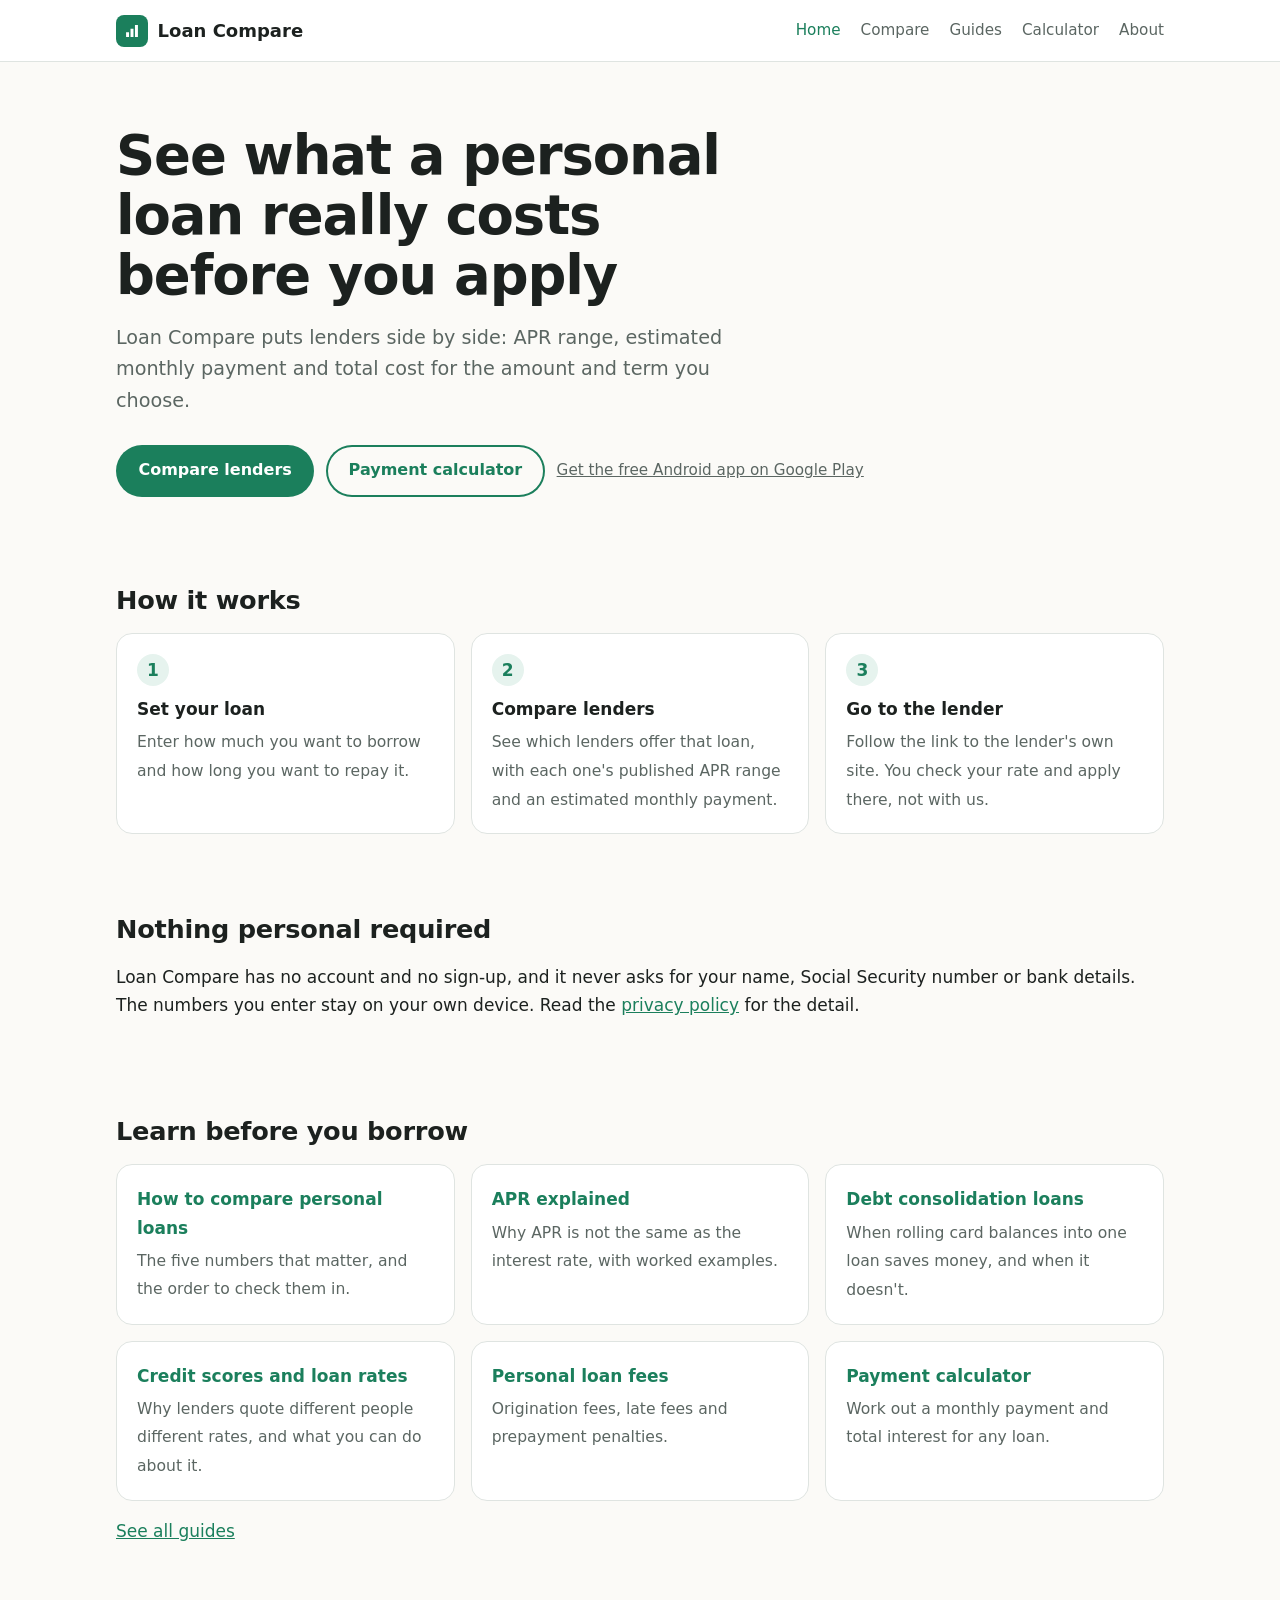
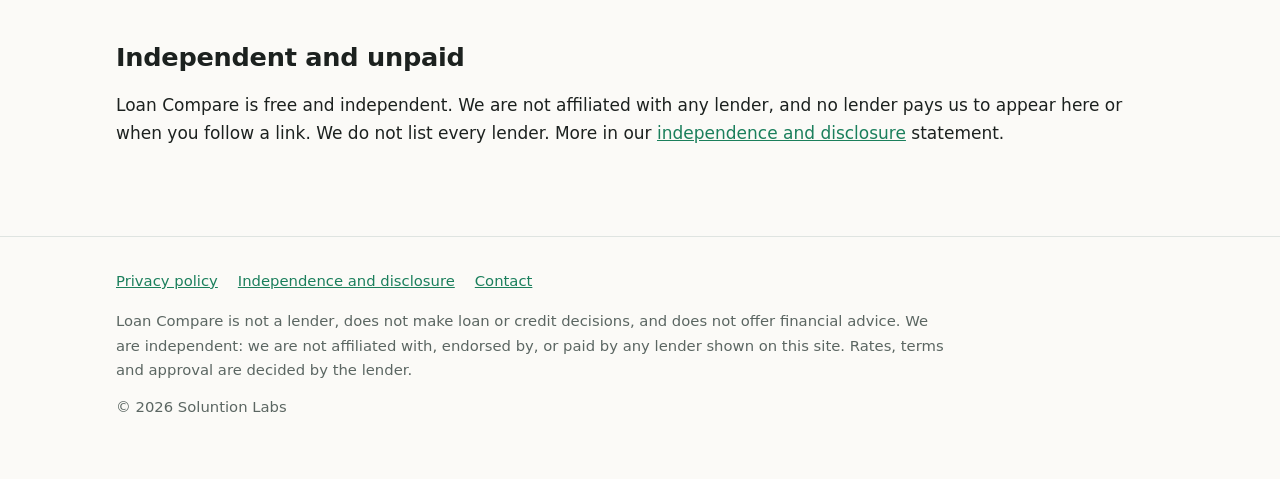
<file: index.html>
<!doctype html>
<html lang="en">
<head>
  <meta charset="utf-8">
  <meta name="viewport" content="width=device-width, initial-scale=1">
  <meta name="fo-verify" content="653ff7f9-3265-44f5-98fe-fa399e53a0d9" />
  <title>Loan Compare – compare personal loan offers side by side</title>
  <meta name="description" content="Loan Compare is a free Android app and guide for comparing personal loans: see APR ranges, estimate monthly payments and understand the total cost before you apply.">
  <link rel="stylesheet" href="styles.css">
  <link rel="icon" href="favicon.svg" type="image/svg+xml">
</head>
<body>
  <header class="site-header">
    <div class="wrap">
      <a class="logo" href="index.html">
        <svg viewBox="0 0 108 108" aria-hidden="true"><rect width="108" height="108" fill="#1b7f5c"/><path fill="#fff" d="M34 58h10v16H34zM49 46h10v28H49zM64 34h10v40H64z"/></svg>
        Loan Compare
      </a>
      <nav class="site-nav" aria-label="Main">
        <a href="index.html" aria-current="page">Home</a>
        <a href="compare.html">Compare</a>
        <a href="guides.html">Guides</a>
        <a href="calculator.html">Calculator</a>
        <a href="about.html">About</a>
      </nav>
    </div>
  </header>

  <main>
    <div class="wrap">
      <div class="hero">
        <h1>See what a personal loan really costs before you apply</h1>
        <p>Loan Compare puts lenders side by side: APR range, estimated monthly payment and total cost for the amount and term you choose.</p>
        <div class="button-row">
          <a class="button" href="compare.html">Compare lenders</a>
          <a class="button secondary" href="calculator.html">Payment calculator</a>
          <a class="soon" href="https://play.google.com/store/apps/details?id=com.soluntion.loancompare">Get the free Android app on Google Play</a>
        </div>
      </div>

      <section aria-labelledby="how">
        <h2 id="how">How it works</h2>
        <ol class="steps">
          <li><strong>Set your loan</strong><span>Enter how much you want to borrow and how long you want to repay it.</span></li>
          <li><strong>Compare lenders</strong><span>See which lenders offer that loan, with each one's published APR range and an estimated monthly payment.</span></li>
          <li><strong>Go to the lender</strong><span>Follow the link to the lender's own site. You check your rate and apply there, not with us.</span></li>
        </ol>
      </section>

      <section aria-labelledby="private">
        <h2 id="private">Nothing personal required</h2>
        <p>Loan Compare has no account and no sign-up, and it never asks for your name, Social Security number or bank details. The numbers you enter stay on your own device. Read the <a href="privacy.html">privacy policy</a> for the detail.</p>
      </section>

      <section aria-labelledby="learn">
        <h2 id="learn">Learn before you borrow</h2>
        <div class="cards">
          <a class="card" href="how-to-compare-personal-loans.html"><strong>How to compare personal loans</strong><span>The five numbers that matter, and the order to check them in.</span></a>
          <a class="card" href="apr-explained.html"><strong>APR explained</strong><span>Why APR is not the same as the interest rate, with worked examples.</span></a>
          <a class="card" href="debt-consolidation-loans.html"><strong>Debt consolidation loans</strong><span>When rolling card balances into one loan saves money, and when it doesn't.</span></a>
          <a class="card" href="credit-score-and-loan-rates.html"><strong>Credit scores and loan rates</strong><span>Why lenders quote different people different rates, and what you can do about it.</span></a>
          <a class="card" href="personal-loan-fees.html"><strong>Personal loan fees</strong><span>Origination fees, late fees and prepayment penalties.</span></a>
          <a class="card" href="calculator.html"><strong>Payment calculator</strong><span>Work out a monthly payment and total interest for any loan.</span></a>
        </div>
        <p style="margin-top:1rem"><a href="guides.html">See all guides</a></p>
      </section>

      <section aria-labelledby="money">
        <h2 id="money">Independent and unpaid</h2>
        <p>Loan Compare is free and independent. We are not affiliated with any lender, and no lender pays us to appear here or when you follow a link. We do not list every lender. More in our <a href="about.html#disclosure">independence and disclosure</a> statement.</p>
      </section>
    </div>
  </main>

  <footer class="site-footer">
    <div class="wrap">
      <nav aria-label="Footer">
        <a href="privacy.html">Privacy policy</a>
        <a href="about.html#disclosure">Independence and disclosure</a>
        <a href="about.html#contact">Contact</a>
      </nav>
      <p>Loan Compare is not a lender, does not make loan or credit decisions, and does not offer financial advice. We are independent: we are not affiliated with, endorsed by, or paid by any lender shown on this site. Rates, terms and approval are decided by the lender.</p>
      <p>&copy; 2026 Soluntion Labs</p>
    </div>
  </footer>
</body>
</html>
</file>
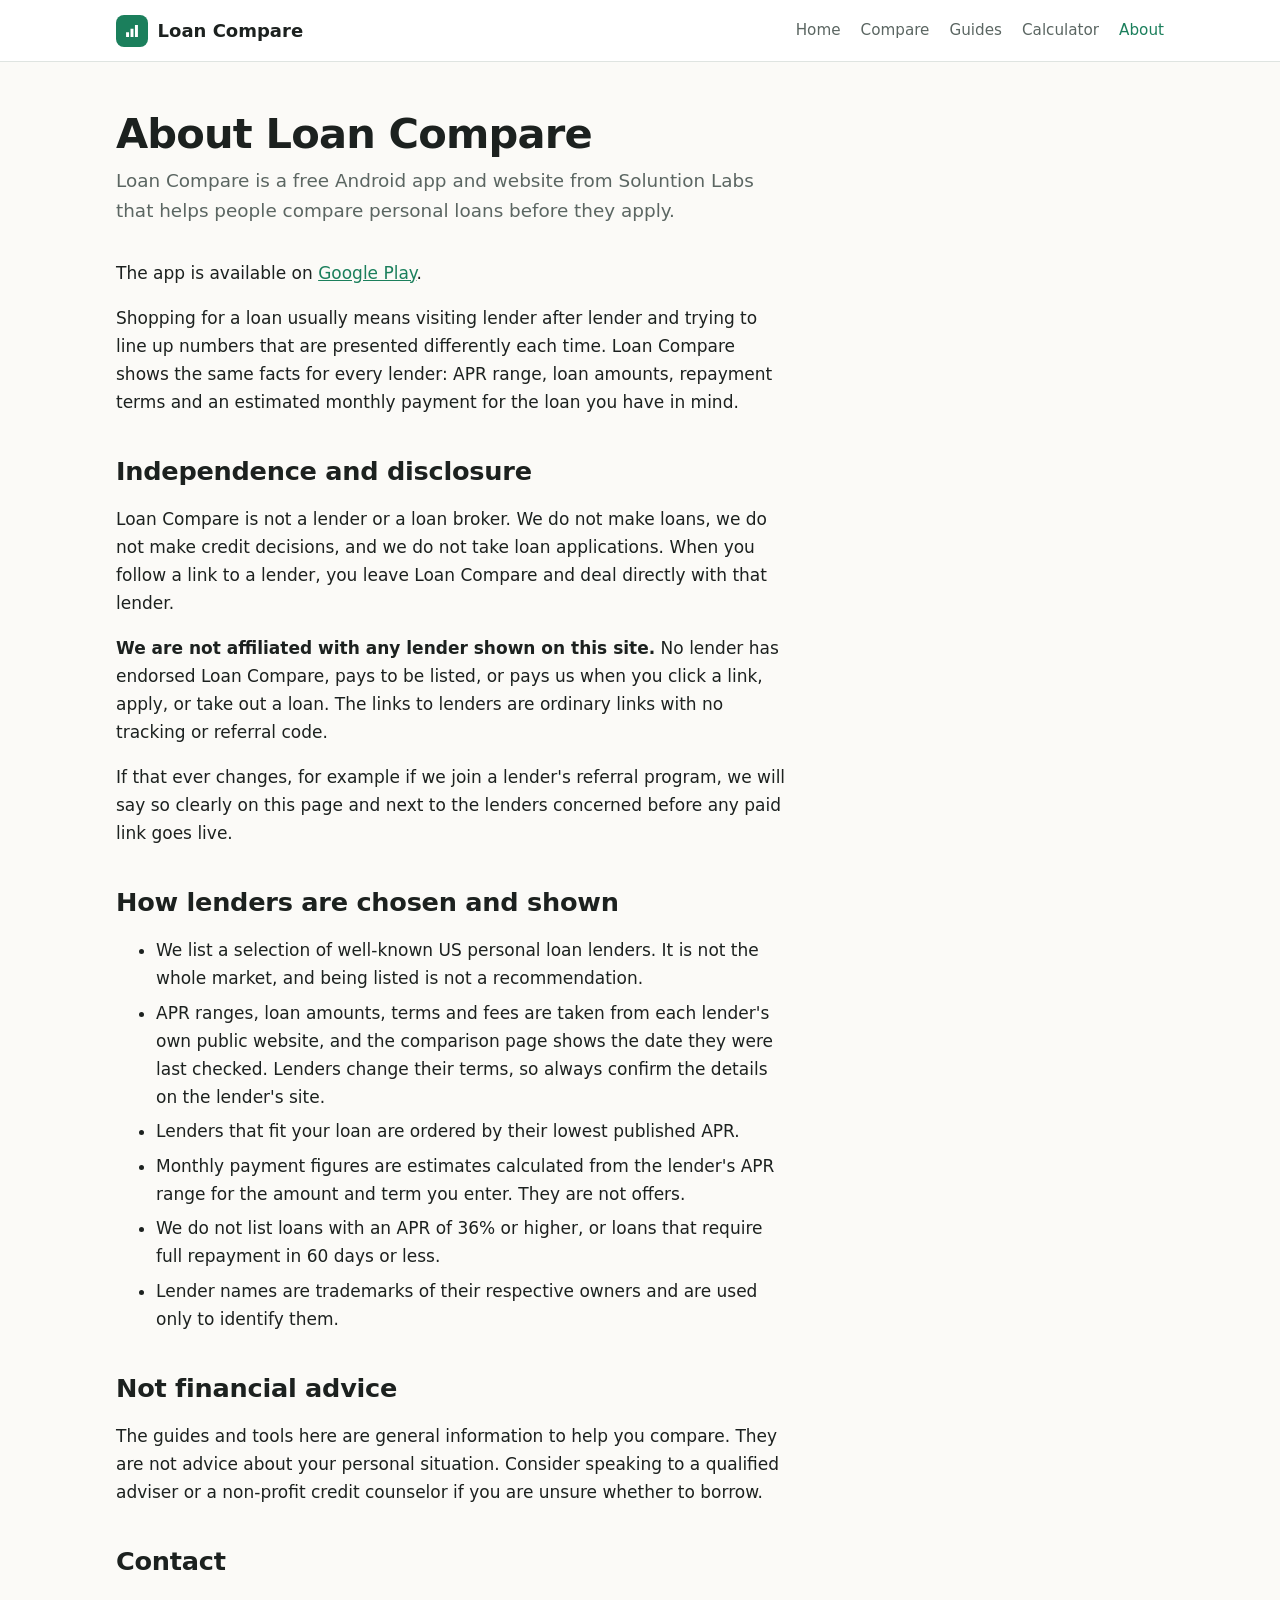
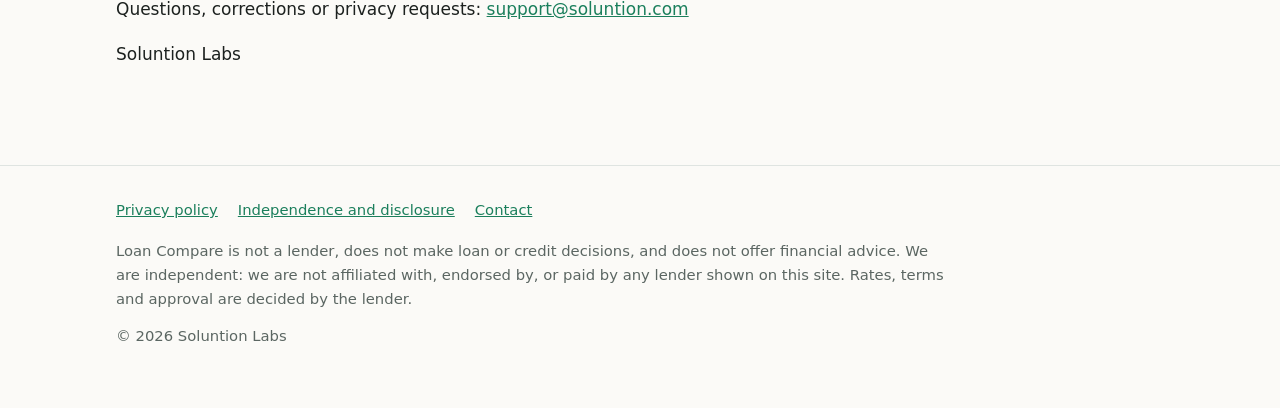
<file: about.html>
<!doctype html>
<html lang="en">
<head>
  <meta charset="utf-8">
  <meta name="viewport" content="width=device-width, initial-scale=1">
  <title>About, advertiser disclosure and contact – Loan Compare</title>
  <meta name="description" content="Who is behind Loan Compare, how the app makes money, how lenders are listed, and how to contact us.">
  <link rel="stylesheet" href="styles.css">
  <link rel="icon" href="favicon.svg" type="image/svg+xml">
</head>
<body>
  <header class="site-header">
    <div class="wrap">
      <a class="logo" href="index.html">
        <svg viewBox="0 0 108 108" aria-hidden="true"><rect width="108" height="108" fill="#1b7f5c"/><path fill="#fff" d="M34 58h10v16H34zM49 46h10v28H49zM64 34h10v40H64z"/></svg>
        Loan Compare
      </a>
      <nav class="site-nav" aria-label="Main">
        <a href="index.html">Home</a>
        <a href="compare.html">Compare</a>
        <a href="guides.html">Guides</a>
        <a href="calculator.html">Calculator</a>
        <a href="about.html" aria-current="page">About</a>
      </nav>
    </div>
  </header>

  <main>
    <div class="wrap">
      <article class="article">
        <h1>About Loan Compare</h1>
        <p class="lede">Loan Compare is a free Android app and website from Soluntion Labs that helps people compare personal loans before they apply.</p>

        <p>The app is available on <a href="https://play.google.com/store/apps/details?id=com.soluntion.loancompare">Google Play</a>.</p>

        <p>Shopping for a loan usually means visiting lender after lender and trying to line up numbers that are presented differently each time. Loan Compare shows the same facts for every lender: APR range, loan amounts, repayment terms and an estimated monthly payment for the loan you have in mind.</p>

        <h2 id="disclosure">Independence and disclosure</h2>
        <p>Loan Compare is not a lender or a loan broker. We do not make loans, we do not make credit decisions, and we do not take loan applications. When you follow a link to a lender, you leave Loan Compare and deal directly with that lender.</p>
        <p><strong>We are not affiliated with any lender shown on this site.</strong> No lender has endorsed Loan Compare, pays to be listed, or pays us when you click a link, apply, or take out a loan. The links to lenders are ordinary links with no tracking or referral code.</p>
        <p>If that ever changes, for example if we join a lender's referral program, we will say so clearly on this page and next to the lenders concerned before any paid link goes live.</p>

        <h2>How lenders are chosen and shown</h2>
        <ul>
          <li>We list a selection of well-known US personal loan lenders. It is not the whole market, and being listed is not a recommendation.</li>
          <li>APR ranges, loan amounts, terms and fees are taken from each lender's own public website, and the comparison page shows the date they were last checked. Lenders change their terms, so always confirm the details on the lender's site.</li>
          <li>Lenders that fit your loan are ordered by their lowest published APR.</li>
          <li>Monthly payment figures are estimates calculated from the lender's APR range for the amount and term you enter. They are not offers.</li>
          <li>We do not list loans with an APR of 36% or higher, or loans that require full repayment in 60 days or less.</li>
          <li>Lender names are trademarks of their respective owners and are used only to identify them.</li>
        </ul>

        <h2>Not financial advice</h2>
        <p>The guides and tools here are general information to help you compare. They are not advice about your personal situation. Consider speaking to a qualified adviser or a non-profit credit counselor if you are unsure whether to borrow.</p>

        <h2 id="contact">Contact</h2>
        <p>Questions, corrections or privacy requests: <a href="mailto:support@soluntion.com">support@soluntion.com</a></p>
        <p>Soluntion Labs</p>
      </article>
    </div>
  </main>

  <footer class="site-footer">
    <div class="wrap">
      <nav aria-label="Footer">
        <a href="privacy.html">Privacy policy</a>
        <a href="about.html#disclosure">Independence and disclosure</a>
        <a href="about.html#contact">Contact</a>
      </nav>
      <p>Loan Compare is not a lender, does not make loan or credit decisions, and does not offer financial advice. We are independent: we are not affiliated with, endorsed by, or paid by any lender shown on this site. Rates, terms and approval are decided by the lender.</p>
      <p>&copy; 2026 Soluntion Labs</p>
    </div>
  </footer>
</body>
</html>
</file>
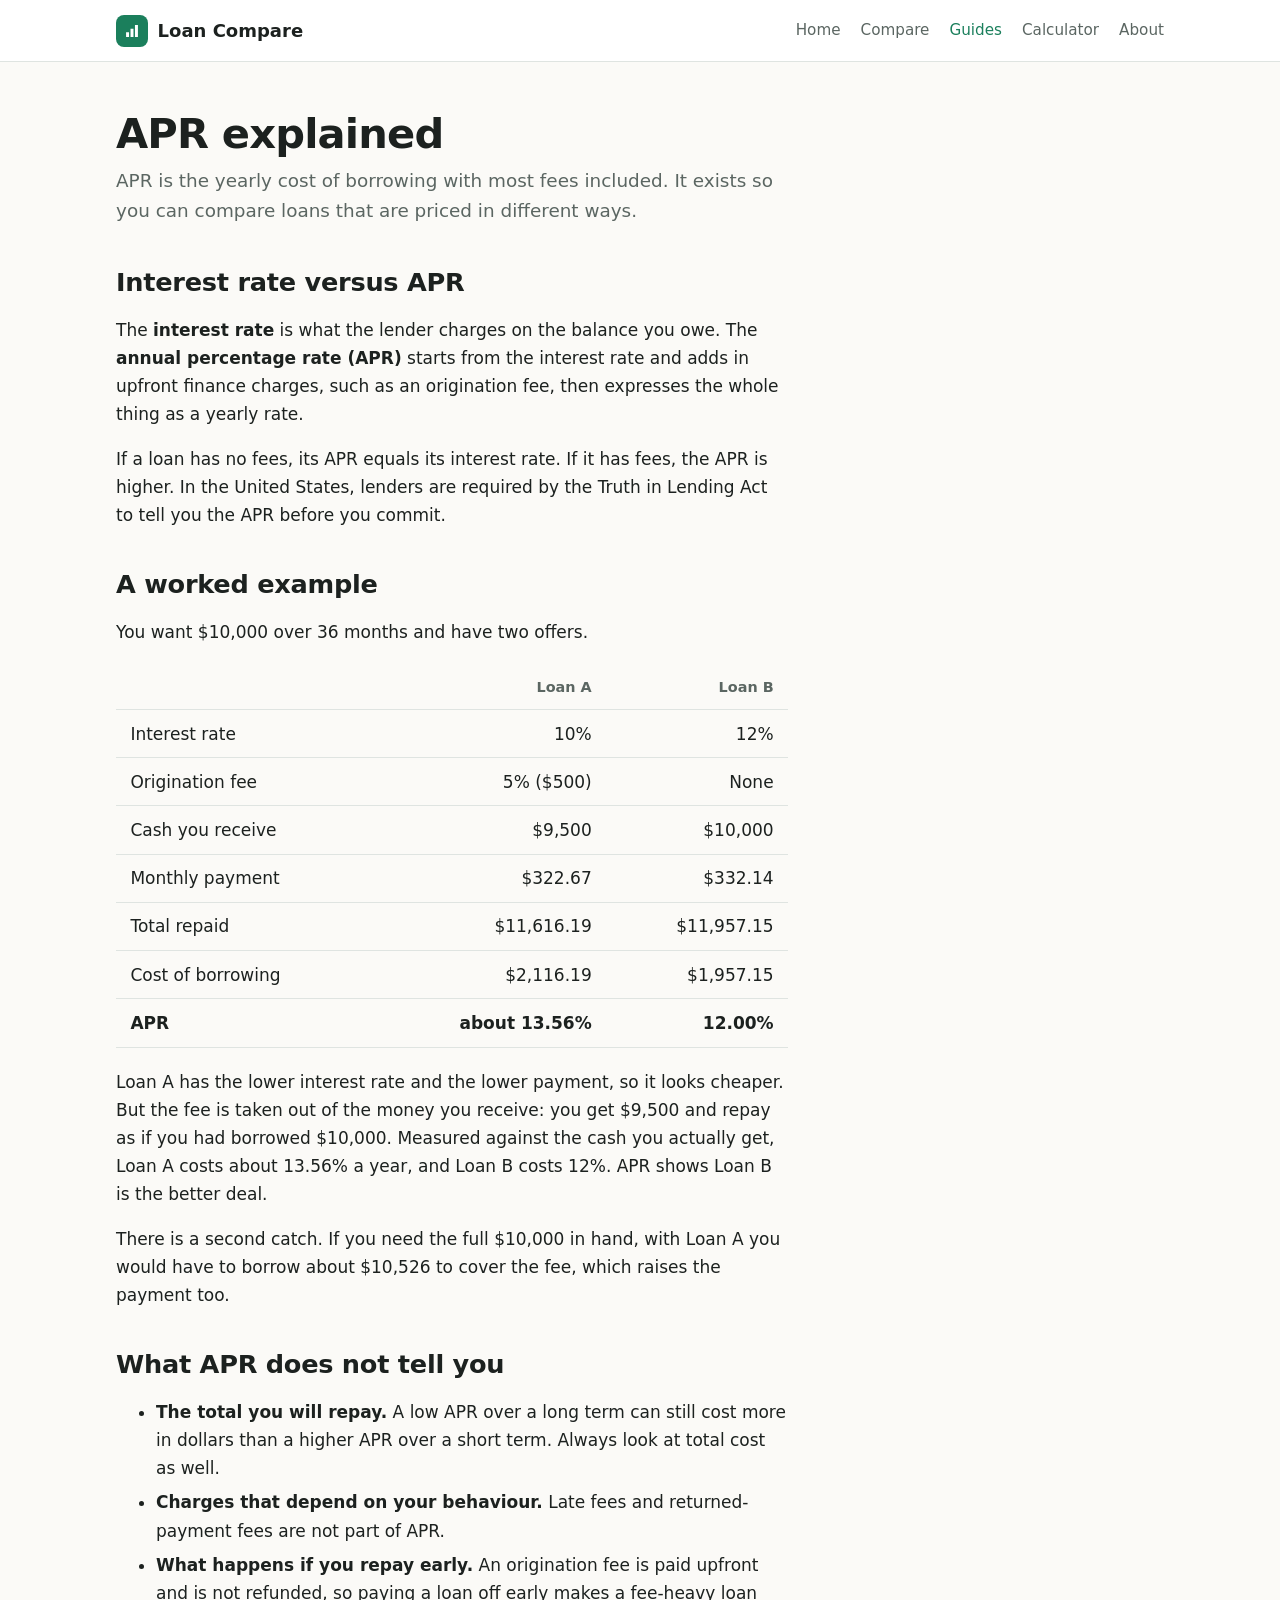
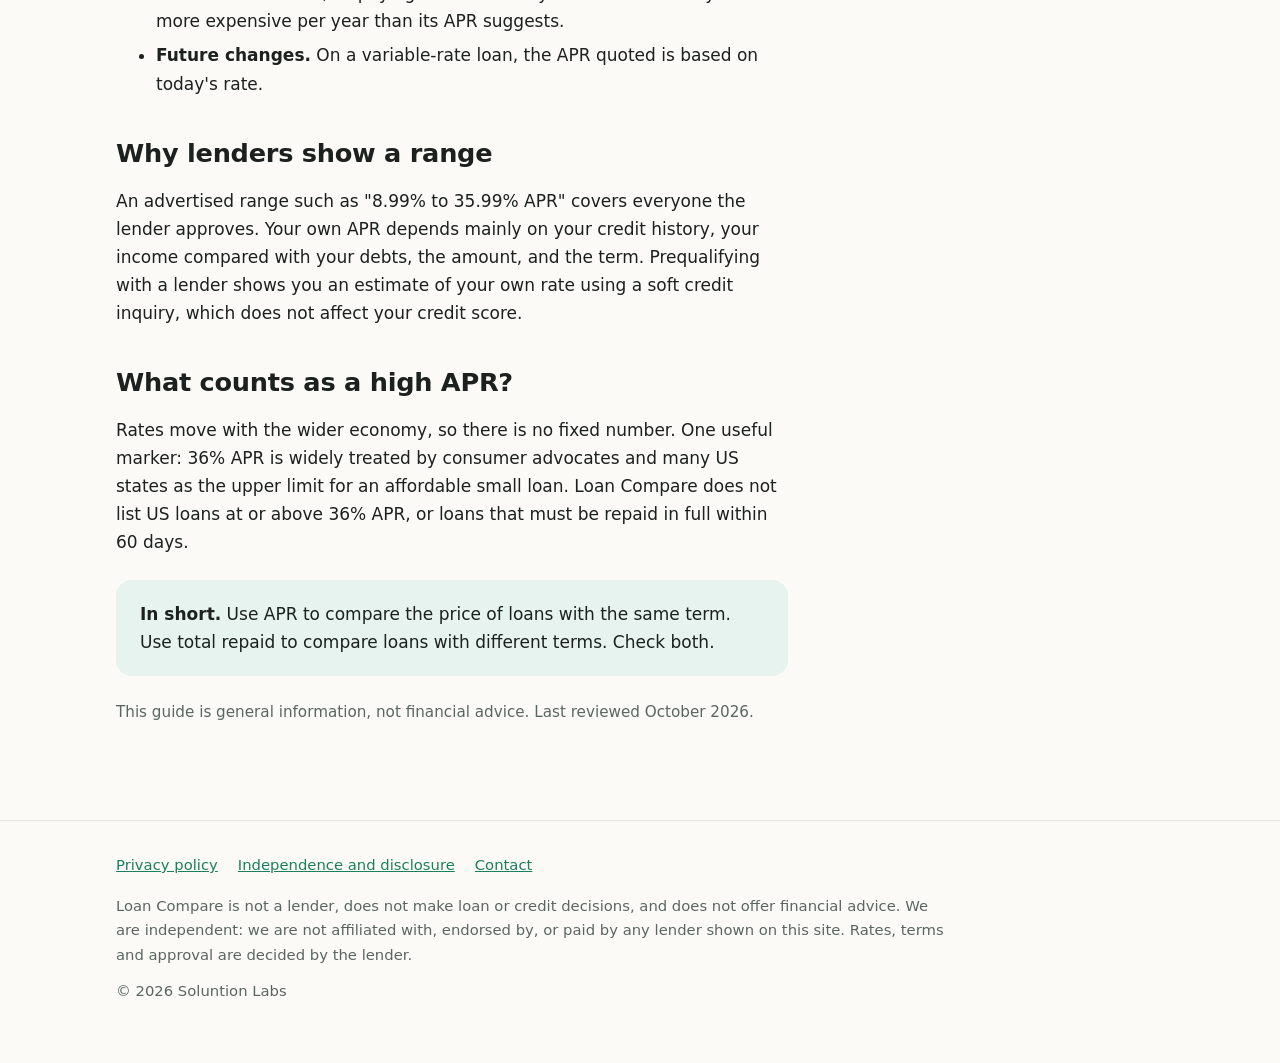
<file: apr-explained.html>
<!doctype html>
<html lang="en">
<head>
  <meta charset="utf-8">
  <meta name="viewport" content="width=device-width, initial-scale=1">
  <title>APR explained: the true yearly cost of a loan – Loan Compare</title>
  <meta name="description" content="What APR means on a personal loan, how it differs from the interest rate, and a worked example showing how a fee changes the real cost.">
  <link rel="stylesheet" href="styles.css">
  <link rel="icon" href="favicon.svg" type="image/svg+xml">
</head>
<body>
  <header class="site-header">
    <div class="wrap">
      <a class="logo" href="index.html">
        <svg viewBox="0 0 108 108" aria-hidden="true"><rect width="108" height="108" fill="#1b7f5c"/><path fill="#fff" d="M34 58h10v16H34zM49 46h10v28H49zM64 34h10v40H64z"/></svg>
        Loan Compare
      </a>
      <nav class="site-nav" aria-label="Main">
        <a href="index.html">Home</a>
        <a href="compare.html">Compare</a>
        <a href="guides.html" aria-current="true">Guides</a>
        <a href="calculator.html">Calculator</a>
        <a href="about.html">About</a>
      </nav>
    </div>
  </header>

  <main>
    <div class="wrap">
      <article class="article">
        <h1>APR explained</h1>
        <p class="lede">APR is the yearly cost of borrowing with most fees included. It exists so you can compare loans that are priced in different ways.</p>

        <h2>Interest rate versus APR</h2>
        <p>The <strong>interest rate</strong> is what the lender charges on the balance you owe. The <strong>annual percentage rate (APR)</strong> starts from the interest rate and adds in upfront finance charges, such as an origination fee, then expresses the whole thing as a yearly rate.</p>
        <p>If a loan has no fees, its APR equals its interest rate. If it has fees, the APR is higher. In the United States, lenders are required by the Truth in Lending Act to tell you the APR before you commit.</p>

        <h2>A worked example</h2>
        <p>You want $10,000 over 36 months and have two offers.</p>
        <div class="table-scroll">
          <table>
            <thead>
              <tr><th></th><th class="num">Loan A</th><th class="num">Loan B</th></tr>
            </thead>
            <tbody>
              <tr><td>Interest rate</td><td class="num">10%</td><td class="num">12%</td></tr>
              <tr><td>Origination fee</td><td class="num">5% ($500)</td><td class="num">None</td></tr>
              <tr><td>Cash you receive</td><td class="num">$9,500</td><td class="num">$10,000</td></tr>
              <tr><td>Monthly payment</td><td class="num">$322.67</td><td class="num">$332.14</td></tr>
              <tr><td>Total repaid</td><td class="num">$11,616.19</td><td class="num">$11,957.15</td></tr>
              <tr><td>Cost of borrowing</td><td class="num">$2,116.19</td><td class="num">$1,957.15</td></tr>
              <tr><td><strong>APR</strong></td><td class="num"><strong>about 13.56%</strong></td><td class="num"><strong>12.00%</strong></td></tr>
            </tbody>
          </table>
        </div>
        <p>Loan A has the lower interest rate and the lower payment, so it looks cheaper. But the fee is taken out of the money you receive: you get $9,500 and repay as if you had borrowed $10,000. Measured against the cash you actually get, Loan A costs about 13.56% a year, and Loan B costs 12%. APR shows Loan B is the better deal.</p>
        <p>There is a second catch. If you need the full $10,000 in hand, with Loan A you would have to borrow about $10,526 to cover the fee, which raises the payment too.</p>

        <h2>What APR does not tell you</h2>
        <ul>
          <li><strong>The total you will repay.</strong> A low APR over a long term can still cost more in dollars than a higher APR over a short term. Always look at total cost as well.</li>
          <li><strong>Charges that depend on your behaviour.</strong> Late fees and returned-payment fees are not part of APR.</li>
          <li><strong>What happens if you repay early.</strong> An origination fee is paid upfront and is not refunded, so paying a loan off early makes a fee-heavy loan more expensive per year than its APR suggests.</li>
          <li><strong>Future changes.</strong> On a variable-rate loan, the APR quoted is based on today's rate.</li>
        </ul>

        <h2>Why lenders show a range</h2>
        <p>An advertised range such as "8.99% to 35.99% APR" covers everyone the lender approves. Your own APR depends mainly on your credit history, your income compared with your debts, the amount, and the term. Prequalifying with a lender shows you an estimate of your own rate using a soft credit inquiry, which does not affect your credit score.</p>

        <h2>What counts as a high APR?</h2>
        <p>Rates move with the wider economy, so there is no fixed number. One useful marker: 36% APR is widely treated by consumer advocates and many US states as the upper limit for an affordable small loan. Loan Compare does not list US loans at or above 36% APR, or loans that must be repaid in full within 60 days.</p>

        <div class="callout">
          <p><strong>In short.</strong> Use APR to compare the price of loans with the same term. Use total repaid to compare loans with different terms. Check both.</p>
        </div>

        <p class="updated">This guide is general information, not financial advice. Last reviewed October 2026.</p>
      </article>
    </div>
  </main>

  <footer class="site-footer">
    <div class="wrap">
      <nav aria-label="Footer">
        <a href="privacy.html">Privacy policy</a>
        <a href="about.html#disclosure">Independence and disclosure</a>
        <a href="about.html#contact">Contact</a>
      </nav>
      <p>Loan Compare is not a lender, does not make loan or credit decisions, and does not offer financial advice. We are independent: we are not affiliated with, endorsed by, or paid by any lender shown on this site. Rates, terms and approval are decided by the lender.</p>
      <p>&copy; 2026 Soluntion Labs</p>
    </div>
  </footer>
</body>
</html>
</file>
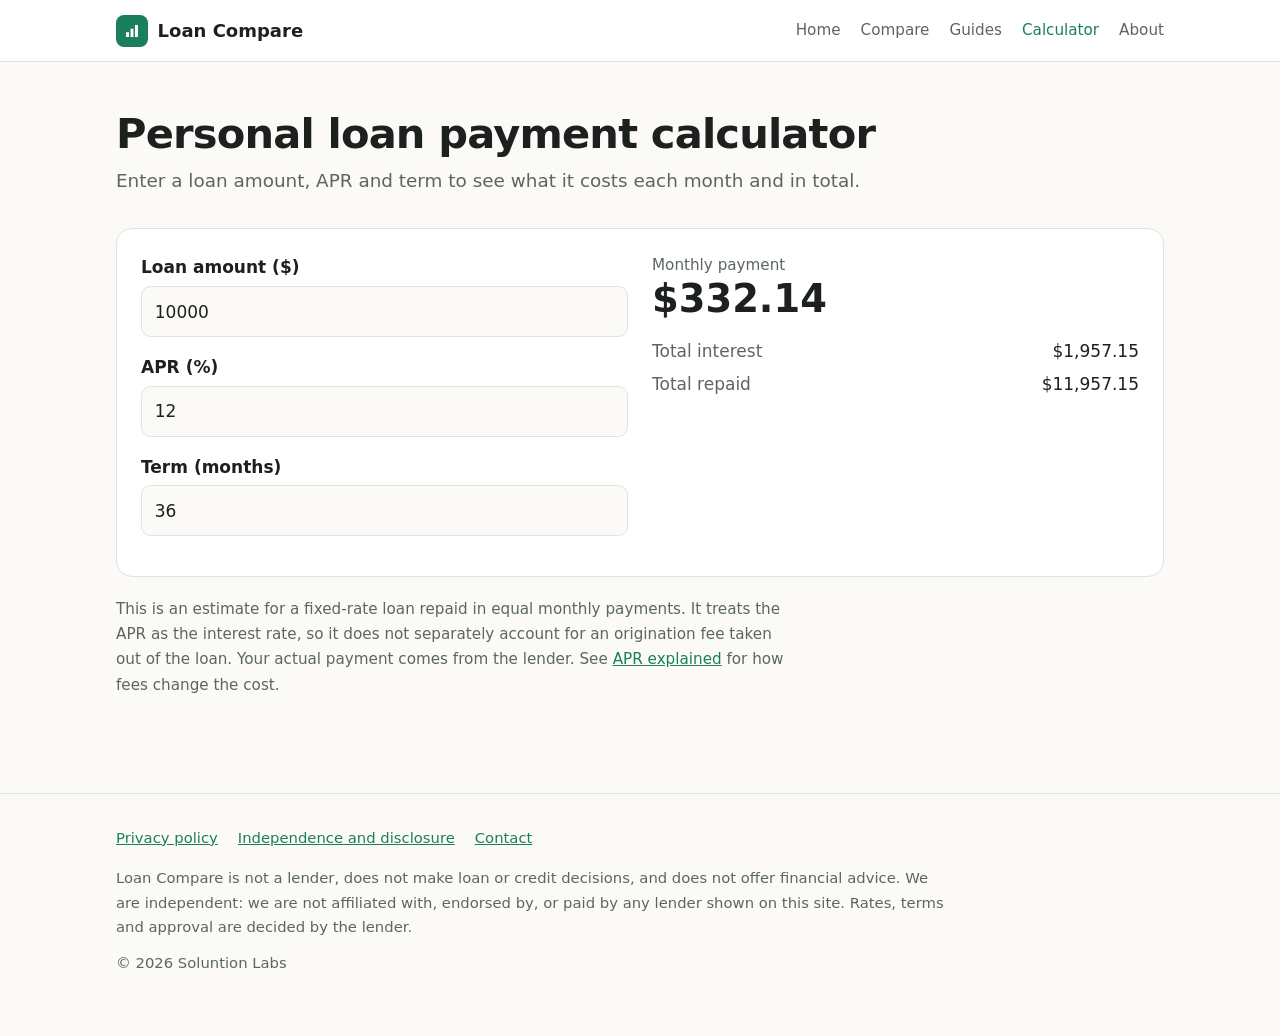
<file: calculator.html>
<!doctype html>
<html lang="en">
<head>
  <meta charset="utf-8">
  <meta name="viewport" content="width=device-width, initial-scale=1">
  <title>Personal loan payment calculator – Loan Compare</title>
  <meta name="description" content="Free personal loan calculator: enter the amount, APR and term to see the monthly payment, total interest and total repaid.">
  <link rel="stylesheet" href="styles.css">
  <link rel="icon" href="favicon.svg" type="image/svg+xml">
</head>
<body>
  <header class="site-header">
    <div class="wrap">
      <a class="logo" href="index.html">
        <svg viewBox="0 0 108 108" aria-hidden="true"><rect width="108" height="108" fill="#1b7f5c"/><path fill="#fff" d="M34 58h10v16H34zM49 46h10v28H49zM64 34h10v40H64z"/></svg>
        Loan Compare
      </a>
      <nav class="site-nav" aria-label="Main">
        <a href="index.html">Home</a>
        <a href="compare.html">Compare</a>
        <a href="guides.html">Guides</a>
        <a href="calculator.html" aria-current="page">Calculator</a>
        <a href="about.html">About</a>
      </nav>
    </div>
  </header>

  <main>
    <div class="wrap">
      <article class="article" style="max-width:none">
        <h1>Personal loan payment calculator</h1>
        <p class="lede">Enter a loan amount, APR and term to see what it costs each month and in total.</p>

        <div class="calc">
          <form id="calc-form" novalidate>
            <div class="field">
              <label for="amount">Loan amount ($)</label>
              <input id="amount" type="number" inputmode="decimal" min="100" max="1000000" step="100" value="10000">
            </div>
            <div class="field">
              <label for="apr">APR (%)</label>
              <input id="apr" type="number" inputmode="decimal" min="0" max="99" step="0.01" value="12">
            </div>
            <div class="field">
              <label for="term">Term (months)</label>
              <input id="term" type="number" inputmode="numeric" min="1" max="360" step="1" value="36">
            </div>
            <p id="calc-error" class="error" role="alert" hidden></p>
          </form>

          <div class="result" aria-live="polite">
            <div class="updated">Monthly payment</div>
            <div class="big" id="monthly">–</div>
            <dl>
              <dt>Total interest</dt><dd id="interest">–</dd>
              <dt>Total repaid</dt><dd id="total">–</dd>
            </dl>
          </div>
        </div>

        <p class="updated" style="max-width:42rem;margin-top:1.25rem">This is an estimate for a fixed-rate loan repaid in equal monthly payments. It treats the APR as the interest rate, so it does not separately account for an origination fee taken out of the loan. Your actual payment comes from the lender. See <a href="apr-explained.html">APR explained</a> for how fees change the cost.</p>
      </article>
    </div>
  </main>

  <footer class="site-footer">
    <div class="wrap">
      <nav aria-label="Footer">
        <a href="privacy.html">Privacy policy</a>
        <a href="about.html#disclosure">Independence and disclosure</a>
        <a href="about.html#contact">Contact</a>
      </nav>
      <p>Loan Compare is not a lender, does not make loan or credit decisions, and does not offer financial advice. We are independent: we are not affiliated with, endorsed by, or paid by any lender shown on this site. Rates, terms and approval are decided by the lender.</p>
      <p>&copy; 2026 Soluntion Labs</p>
    </div>
  </footer>

  <script src="calculator.js"></script>
</body>
</html>
</file>
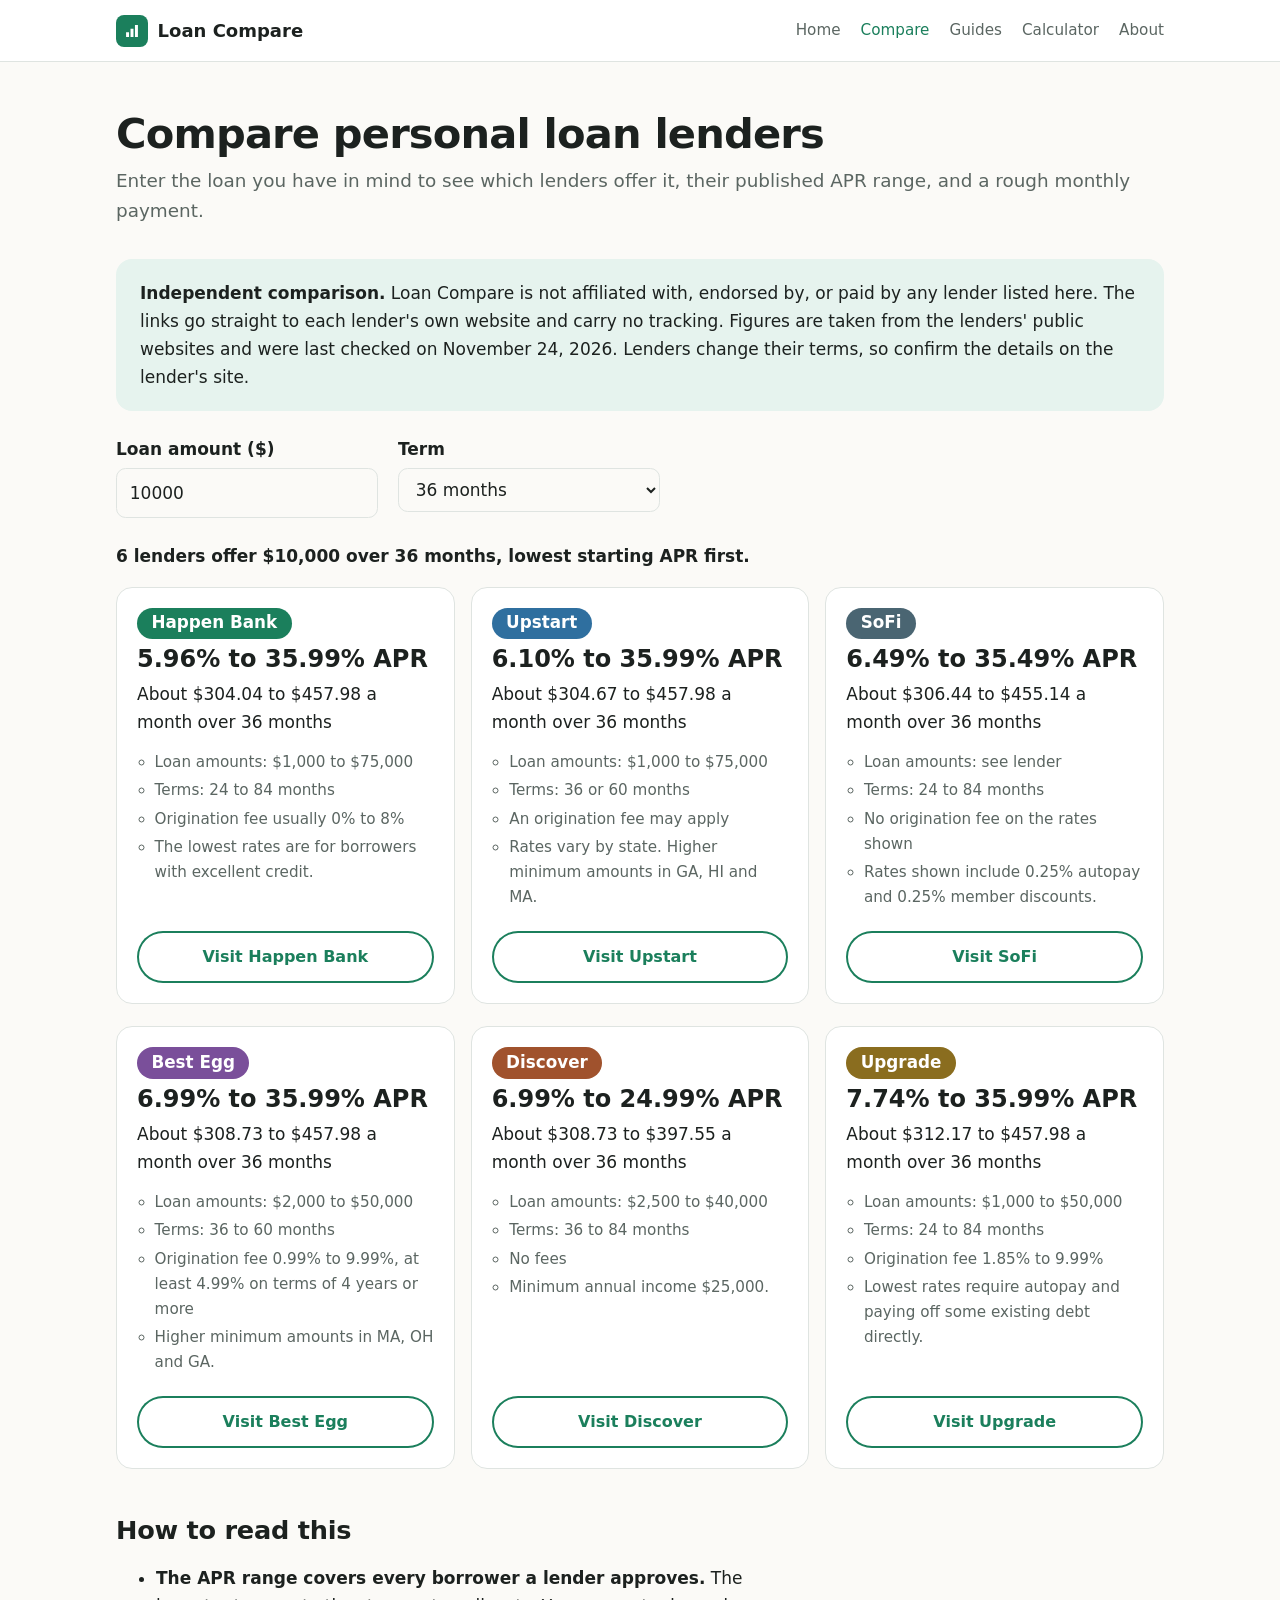
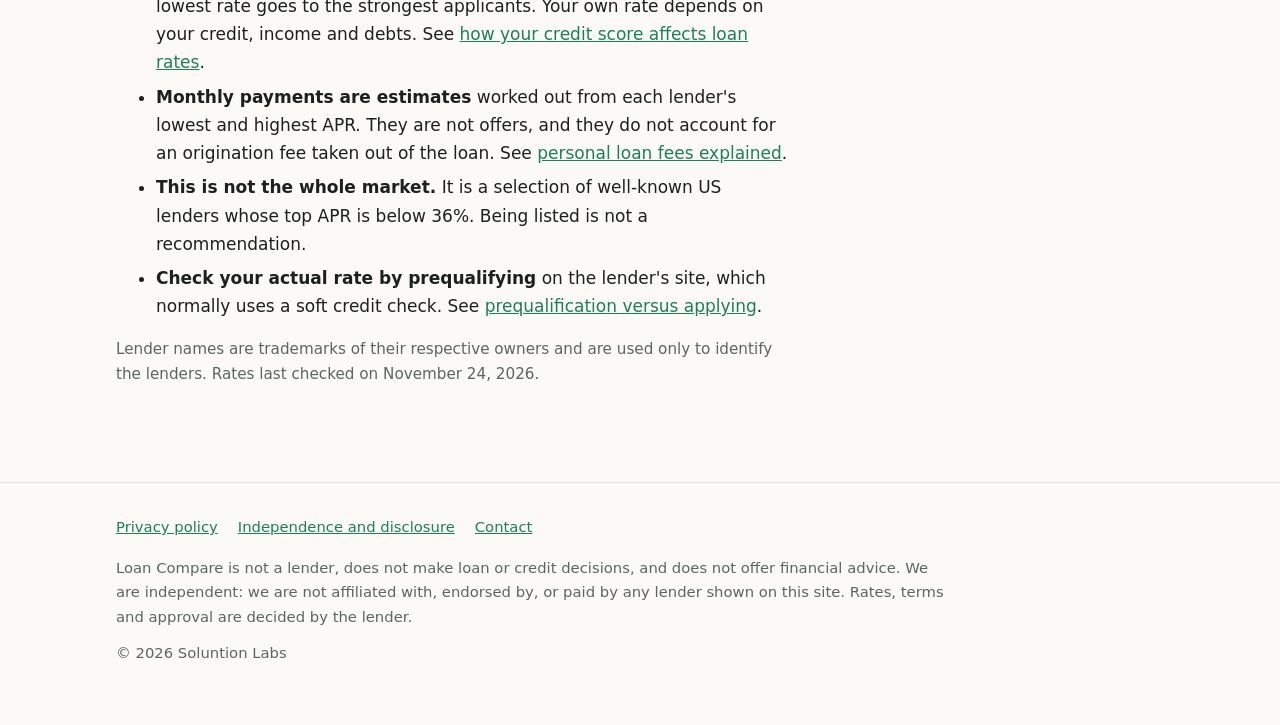
<file: compare.html>
<!doctype html>
<html lang="en">
<head>
  <meta charset="utf-8">
  <meta name="viewport" content="width=device-width, initial-scale=1">
  <title>Compare personal loan lenders – Loan Compare</title>
  <meta name="description" content="Compare personal loan lenders side by side: published APR ranges, loan amounts, terms and fees, with an estimated monthly payment for your loan. Independent and not paid by lenders.">
  <link rel="stylesheet" href="styles.css">
  <link rel="icon" href="favicon.svg" type="image/svg+xml">
</head>
<body>
  <header class="site-header">
    <div class="wrap">
      <a class="logo" href="index.html">
        <svg viewBox="0 0 108 108" aria-hidden="true"><rect width="108" height="108" fill="#1b7f5c"/><path fill="#fff" d="M34 58h10v16H34zM49 46h10v28H49zM64 34h10v40H64z"/></svg>
        Loan Compare
      </a>
      <nav class="site-nav" aria-label="Main">
        <a href="index.html">Home</a>
        <a href="compare.html" aria-current="page">Compare</a>
        <a href="guides.html">Guides</a>
        <a href="calculator.html">Calculator</a>
        <a href="about.html">About</a>
      </nav>
    </div>
  </header>

  <main>
    <div class="wrap">
      <article class="article" style="max-width:none">
        <h1>Compare personal loan lenders</h1>
        <p class="lede">Enter the loan you have in mind to see which lenders offer it, their published APR range, and a rough monthly payment.</p>

        <div class="callout">
          <p><strong>Independent comparison.</strong> Loan Compare is not affiliated with, endorsed by, or paid by any lender listed here. The links go straight to each lender's own website and carry no tracking. Figures are taken from the lenders' public websites and were last checked on <span class="cmp-checked"></span>. Lenders change their terms, so confirm the details on the lender's site.</p>
        </div>

        <form id="cmp-form" class="cmp-form" novalidate>
          <div class="field">
            <label for="cmp-amount">Loan amount ($)</label>
            <input id="cmp-amount" type="number" inputmode="decimal" min="500" max="200000" step="500" value="10000">
          </div>
          <div class="field">
            <label for="cmp-term">Term</label>
            <select id="cmp-term">
              <option value="24">24 months</option>
              <option value="36" selected>36 months</option>
              <option value="48">48 months</option>
              <option value="60">60 months</option>
              <option value="72">72 months</option>
              <option value="84">84 months</option>
            </select>
          </div>
        </form>
        <p id="cmp-error" class="error" role="alert" hidden></p>

        <p id="cmp-summary" class="cmp-summary" aria-live="polite"></p>
        <ul id="cmp-list" class="lenders"></ul>

        <h2 id="cmp-other-heading" hidden>Lenders that do not fit this loan</h2>
        <ul id="cmp-other" class="lenders"></ul>

        <h2>How to read this</h2>
        <ul style="max-width:42rem">
          <li><strong>The APR range covers every borrower a lender approves.</strong> The lowest rate goes to the strongest applicants. Your own rate depends on your credit, income and debts. See <a href="credit-score-and-loan-rates.html">how your credit score affects loan rates</a>.</li>
          <li><strong>Monthly payments are estimates</strong> worked out from each lender's lowest and highest APR. They are not offers, and they do not account for an origination fee taken out of the loan. See <a href="personal-loan-fees.html">personal loan fees explained</a>.</li>
          <li><strong>This is not the whole market.</strong> It is a selection of well-known US lenders whose top APR is below 36%. Being listed is not a recommendation.</li>
          <li><strong>Check your actual rate by prequalifying</strong> on the lender's site, which normally uses a soft credit check. See <a href="prequalification.html">prequalification versus applying</a>.</li>
        </ul>
        <p class="updated" style="max-width:42rem">Lender names are trademarks of their respective owners and are used only to identify the lenders. Rates last checked on <span class="cmp-checked"></span>.</p>
      </article>
    </div>
  </main>

  <footer class="site-footer">
    <div class="wrap">
      <nav aria-label="Footer">
        <a href="privacy.html">Privacy policy</a>
        <a href="about.html#disclosure">Independence and disclosure</a>
        <a href="about.html#contact">Contact</a>
      </nav>
      <p>Loan Compare is not a lender, does not make loan or credit decisions, and does not offer financial advice. We are independent: we are not affiliated with, endorsed by, or paid by any lender shown on this site. Rates, terms and approval are decided by the lender.</p>
      <p>&copy; 2026 Soluntion Labs</p>
    </div>
  </footer>

  <script src="lenders.js"></script>
  <script src="compare.js"></script>
</body>
</html>
</file>
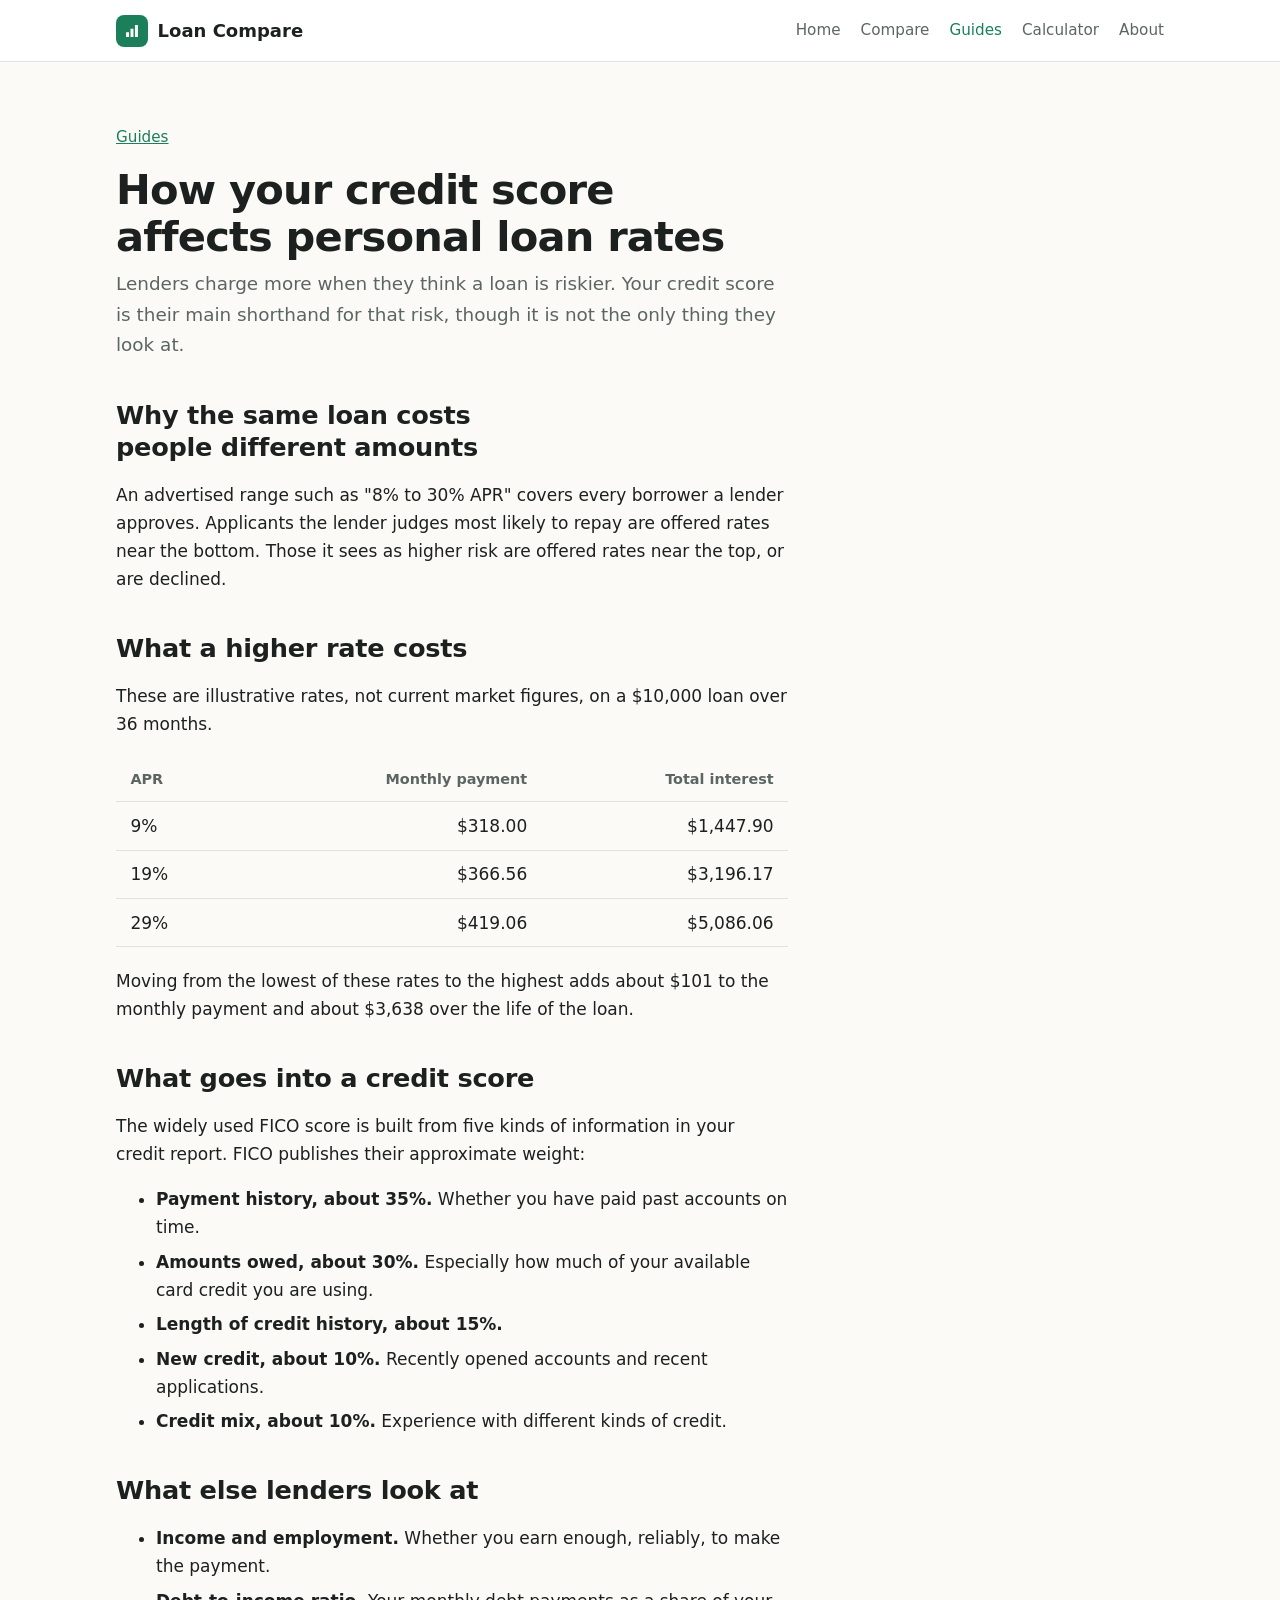
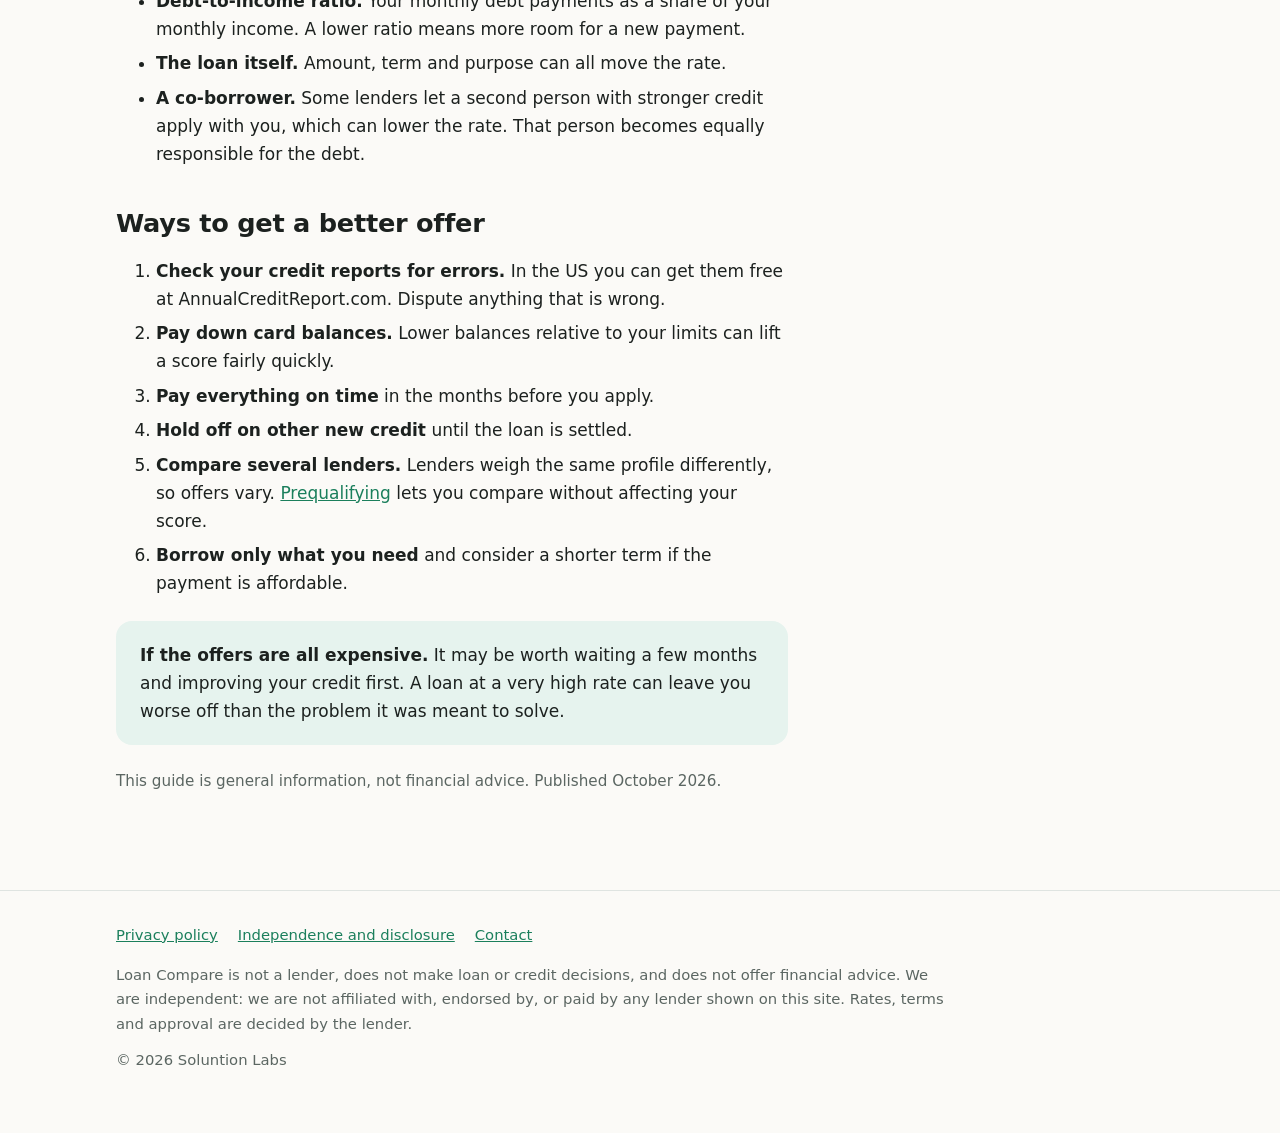
<file: credit-score-and-loan-rates.html>
<!doctype html>
<html lang="en">
<head>
  <meta charset="utf-8">
  <meta name="viewport" content="width=device-width, initial-scale=1">
  <title>How your credit score affects personal loan rates – Loan Compare</title>
  <meta name="description" content="How lenders use your credit score and other factors to set a personal loan rate, what a higher rate costs in dollars, and steps to improve your offer before applying.">
  <link rel="stylesheet" href="styles.css">
  <link rel="icon" href="favicon.svg" type="image/svg+xml">
</head>
<body>
  <header class="site-header">
    <div class="wrap">
      <a class="logo" href="index.html">
        <svg viewBox="0 0 108 108" aria-hidden="true"><rect width="108" height="108" fill="#1b7f5c"/><path fill="#fff" d="M34 58h10v16H34zM49 46h10v28H49zM64 34h10v40H64z"/></svg>
        Loan Compare
      </a>
      <nav class="site-nav" aria-label="Main">
        <a href="index.html">Home</a>
        <a href="compare.html">Compare</a>
        <a href="guides.html" aria-current="true">Guides</a>
        <a href="calculator.html">Calculator</a>
        <a href="about.html">About</a>
      </nav>
    </div>
  </header>

  <main>
    <div class="wrap">
      <article class="article">
        <p class="updated"><a href="guides.html">Guides</a></p>
        <h1>How your credit score affects personal loan rates</h1>
        <p class="lede">Lenders charge more when they think a loan is riskier. Your credit score is their main shorthand for that risk, though it is not the only thing they look at.</p>
        <h2>Why the same loan costs people different amounts</h2>
        <p>An advertised range such as "8% to 30% APR" covers every borrower a lender approves. Applicants the lender judges most likely to repay are offered rates near the bottom. Those it sees as higher risk are offered rates near the top, or are declined.</p>

        <h2>What a higher rate costs</h2>
        <p>These are illustrative rates, not current market figures, on a $10,000 loan over 36 months.</p>
        <div class="table-scroll">
          <table>
            <thead>
              <tr><th>APR</th><th class="num">Monthly payment</th><th class="num">Total interest</th></tr>
            </thead>
            <tbody>
              <tr><td>9%</td><td class="num">$318.00</td><td class="num">$1,447.90</td></tr>
              <tr><td>19%</td><td class="num">$366.56</td><td class="num">$3,196.17</td></tr>
              <tr><td>29%</td><td class="num">$419.06</td><td class="num">$5,086.06</td></tr>
            </tbody>
          </table>
        </div>
        <p>Moving from the lowest of these rates to the highest adds about $101 to the monthly payment and about $3,638 over the life of the loan.</p>

        <h2>What goes into a credit score</h2>
        <p>The widely used FICO score is built from five kinds of information in your credit report. FICO publishes their approximate weight:</p>
        <ul>
          <li><strong>Payment history, about 35%.</strong> Whether you have paid past accounts on time.</li>
          <li><strong>Amounts owed, about 30%.</strong> Especially how much of your available card credit you are using.</li>
          <li><strong>Length of credit history, about 15%.</strong></li>
          <li><strong>New credit, about 10%.</strong> Recently opened accounts and recent applications.</li>
          <li><strong>Credit mix, about 10%.</strong> Experience with different kinds of credit.</li>
        </ul>

        <h2>What else lenders look at</h2>
        <ul>
          <li><strong>Income and employment.</strong> Whether you earn enough, reliably, to make the payment.</li>
          <li><strong>Debt-to-income ratio.</strong> Your monthly debt payments as a share of your monthly income. A lower ratio means more room for a new payment.</li>
          <li><strong>The loan itself.</strong> Amount, term and purpose can all move the rate.</li>
          <li><strong>A co-borrower.</strong> Some lenders let a second person with stronger credit apply with you, which can lower the rate. That person becomes equally responsible for the debt.</li>
        </ul>

        <h2>Ways to get a better offer</h2>
        <ol>
          <li><strong>Check your credit reports for errors.</strong> In the US you can get them free at AnnualCreditReport.com. Dispute anything that is wrong.</li>
          <li><strong>Pay down card balances.</strong> Lower balances relative to your limits can lift a score fairly quickly.</li>
          <li><strong>Pay everything on time</strong> in the months before you apply.</li>
          <li><strong>Hold off on other new credit</strong> until the loan is settled.</li>
          <li><strong>Compare several lenders.</strong> Lenders weigh the same profile differently, so offers vary. <a href="prequalification.html">Prequalifying</a> lets you compare without affecting your score.</li>
          <li><strong>Borrow only what you need</strong> and consider a shorter term if the payment is affordable.</li>
        </ol>

        <div class="callout">
          <p><strong>If the offers are all expensive.</strong> It may be worth waiting a few months and improving your credit first. A loan at a very high rate can leave you worse off than the problem it was meant to solve.</p>
        </div>
        <p class="updated">This guide is general information, not financial advice. Published October 2026.</p>
      </article>
    </div>
  </main>

  <footer class="site-footer">
    <div class="wrap">
      <nav aria-label="Footer">
        <a href="privacy.html">Privacy policy</a>
        <a href="about.html#disclosure">Independence and disclosure</a>
        <a href="about.html#contact">Contact</a>
      </nav>
      <p>Loan Compare is not a lender, does not make loan or credit decisions, and does not offer financial advice. We are independent: we are not affiliated with, endorsed by, or paid by any lender shown on this site. Rates, terms and approval are decided by the lender.</p>
      <p>&copy; 2026 Soluntion Labs</p>
    </div>
  </footer>
</body>
</html>
</file>
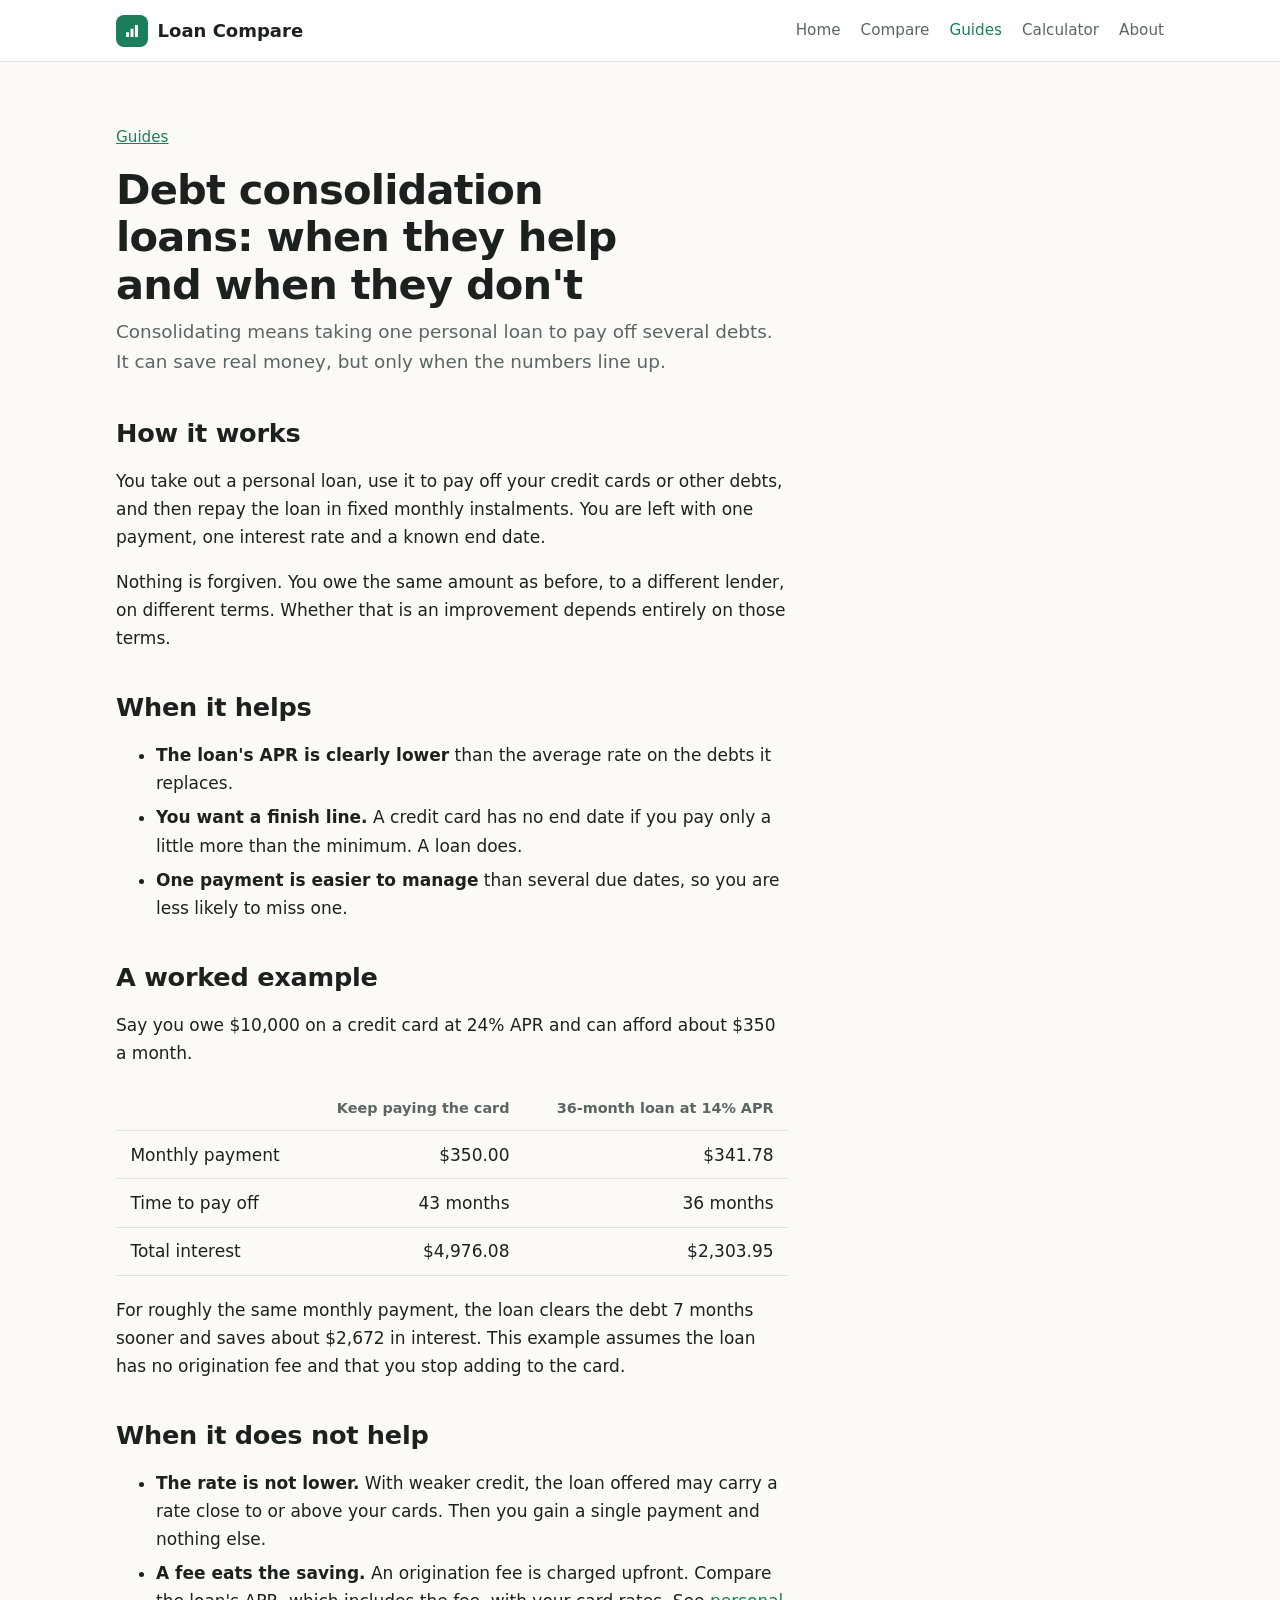
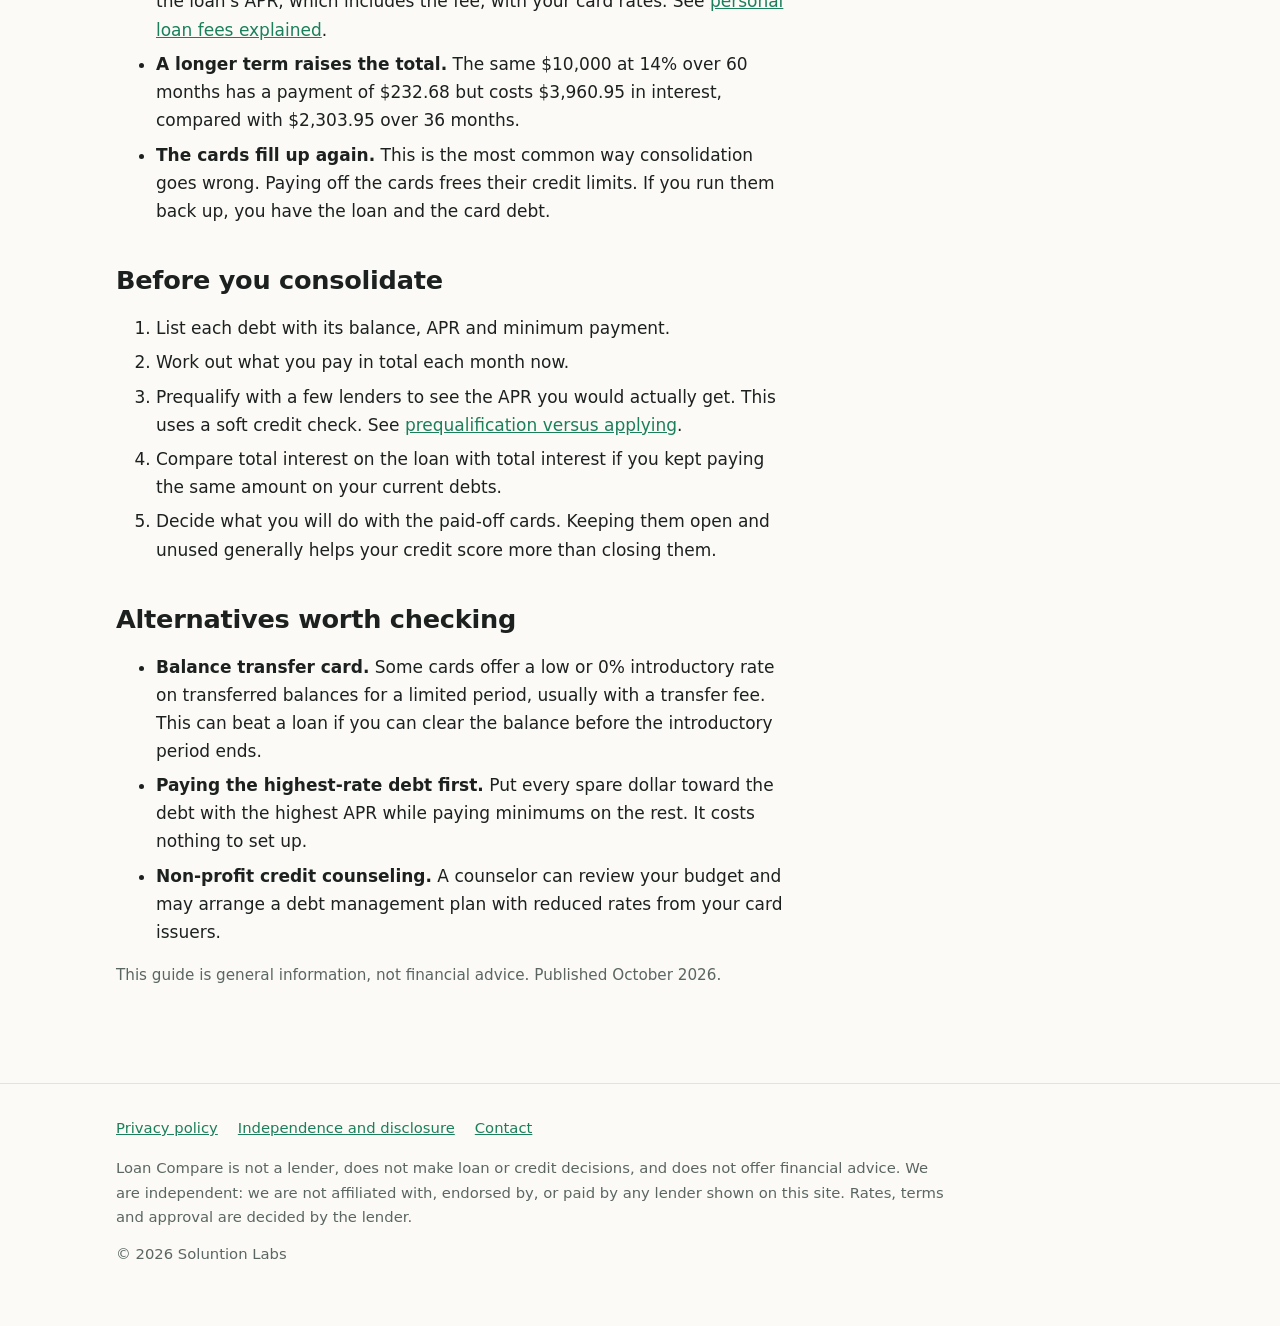
<file: debt-consolidation-loans.html>
<!doctype html>
<html lang="en">
<head>
  <meta charset="utf-8">
  <meta name="viewport" content="width=device-width, initial-scale=1">
  <title>Debt consolidation loans: when they help and when they don't – Loan Compare</title>
  <meta name="description" content="How a debt consolidation loan works, a worked example comparing it with paying off a credit card, the cases where it costs more, and the alternatives.">
  <link rel="stylesheet" href="styles.css">
  <link rel="icon" href="favicon.svg" type="image/svg+xml">
</head>
<body>
  <header class="site-header">
    <div class="wrap">
      <a class="logo" href="index.html">
        <svg viewBox="0 0 108 108" aria-hidden="true"><rect width="108" height="108" fill="#1b7f5c"/><path fill="#fff" d="M34 58h10v16H34zM49 46h10v28H49zM64 34h10v40H64z"/></svg>
        Loan Compare
      </a>
      <nav class="site-nav" aria-label="Main">
        <a href="index.html">Home</a>
        <a href="compare.html">Compare</a>
        <a href="guides.html" aria-current="true">Guides</a>
        <a href="calculator.html">Calculator</a>
        <a href="about.html">About</a>
      </nav>
    </div>
  </header>

  <main>
    <div class="wrap">
      <article class="article">
        <p class="updated"><a href="guides.html">Guides</a></p>
        <h1>Debt consolidation loans: when they help and when they don't</h1>
        <p class="lede">Consolidating means taking one personal loan to pay off several debts. It can save real money, but only when the numbers line up.</p>
        <h2>How it works</h2>
        <p>You take out a personal loan, use it to pay off your credit cards or other debts, and then repay the loan in fixed monthly instalments. You are left with one payment, one interest rate and a known end date.</p>
        <p>Nothing is forgiven. You owe the same amount as before, to a different lender, on different terms. Whether that is an improvement depends entirely on those terms.</p>

        <h2>When it helps</h2>
        <ul>
          <li><strong>The loan's APR is clearly lower</strong> than the average rate on the debts it replaces.</li>
          <li><strong>You want a finish line.</strong> A credit card has no end date if you pay only a little more than the minimum. A loan does.</li>
          <li><strong>One payment is easier to manage</strong> than several due dates, so you are less likely to miss one.</li>
        </ul>

        <h2>A worked example</h2>
        <p>Say you owe $10,000 on a credit card at 24% APR and can afford about $350 a month.</p>
        <div class="table-scroll">
          <table>
            <thead>
              <tr><th></th><th class="num">Keep paying the card</th><th class="num">36-month loan at 14% APR</th></tr>
            </thead>
            <tbody>
              <tr><td>Monthly payment</td><td class="num">$350.00</td><td class="num">$341.78</td></tr>
              <tr><td>Time to pay off</td><td class="num">43 months</td><td class="num">36 months</td></tr>
              <tr><td>Total interest</td><td class="num">$4,976.08</td><td class="num">$2,303.95</td></tr>
            </tbody>
          </table>
        </div>
        <p>For roughly the same monthly payment, the loan clears the debt 7 months sooner and saves about $2,672 in interest. This example assumes the loan has no origination fee and that you stop adding to the card.</p>

        <h2>When it does not help</h2>
        <ul>
          <li><strong>The rate is not lower.</strong> With weaker credit, the loan offered may carry a rate close to or above your cards. Then you gain a single payment and nothing else.</li>
          <li><strong>A fee eats the saving.</strong> An origination fee is charged upfront. Compare the loan's APR, which includes the fee, with your card rates. See <a href="personal-loan-fees.html">personal loan fees explained</a>.</li>
          <li><strong>A longer term raises the total.</strong> The same $10,000 at 14% over 60 months has a payment of $232.68 but costs $3,960.95 in interest, compared with $2,303.95 over 36 months.</li>
          <li><strong>The cards fill up again.</strong> This is the most common way consolidation goes wrong. Paying off the cards frees their credit limits. If you run them back up, you have the loan and the card debt.</li>
        </ul>

        <h2>Before you consolidate</h2>
        <ol>
          <li>List each debt with its balance, APR and minimum payment.</li>
          <li>Work out what you pay in total each month now.</li>
          <li>Prequalify with a few lenders to see the APR you would actually get. This uses a soft credit check. See <a href="prequalification.html">prequalification versus applying</a>.</li>
          <li>Compare total interest on the loan with total interest if you kept paying the same amount on your current debts.</li>
          <li>Decide what you will do with the paid-off cards. Keeping them open and unused generally helps your credit score more than closing them.</li>
        </ol>

        <h2>Alternatives worth checking</h2>
        <ul>
          <li><strong>Balance transfer card.</strong> Some cards offer a low or 0% introductory rate on transferred balances for a limited period, usually with a transfer fee. This can beat a loan if you can clear the balance before the introductory period ends.</li>
          <li><strong>Paying the highest-rate debt first.</strong> Put every spare dollar toward the debt with the highest APR while paying minimums on the rest. It costs nothing to set up.</li>
          <li><strong>Non-profit credit counseling.</strong> A counselor can review your budget and may arrange a debt management plan with reduced rates from your card issuers.</li>
        </ul>
        <p class="updated">This guide is general information, not financial advice. Published October 2026.</p>
      </article>
    </div>
  </main>

  <footer class="site-footer">
    <div class="wrap">
      <nav aria-label="Footer">
        <a href="privacy.html">Privacy policy</a>
        <a href="about.html#disclosure">Independence and disclosure</a>
        <a href="about.html#contact">Contact</a>
      </nav>
      <p>Loan Compare is not a lender, does not make loan or credit decisions, and does not offer financial advice. We are independent: we are not affiliated with, endorsed by, or paid by any lender shown on this site. Rates, terms and approval are decided by the lender.</p>
      <p>&copy; 2026 Soluntion Labs</p>
    </div>
  </footer>
</body>
</html>
</file>
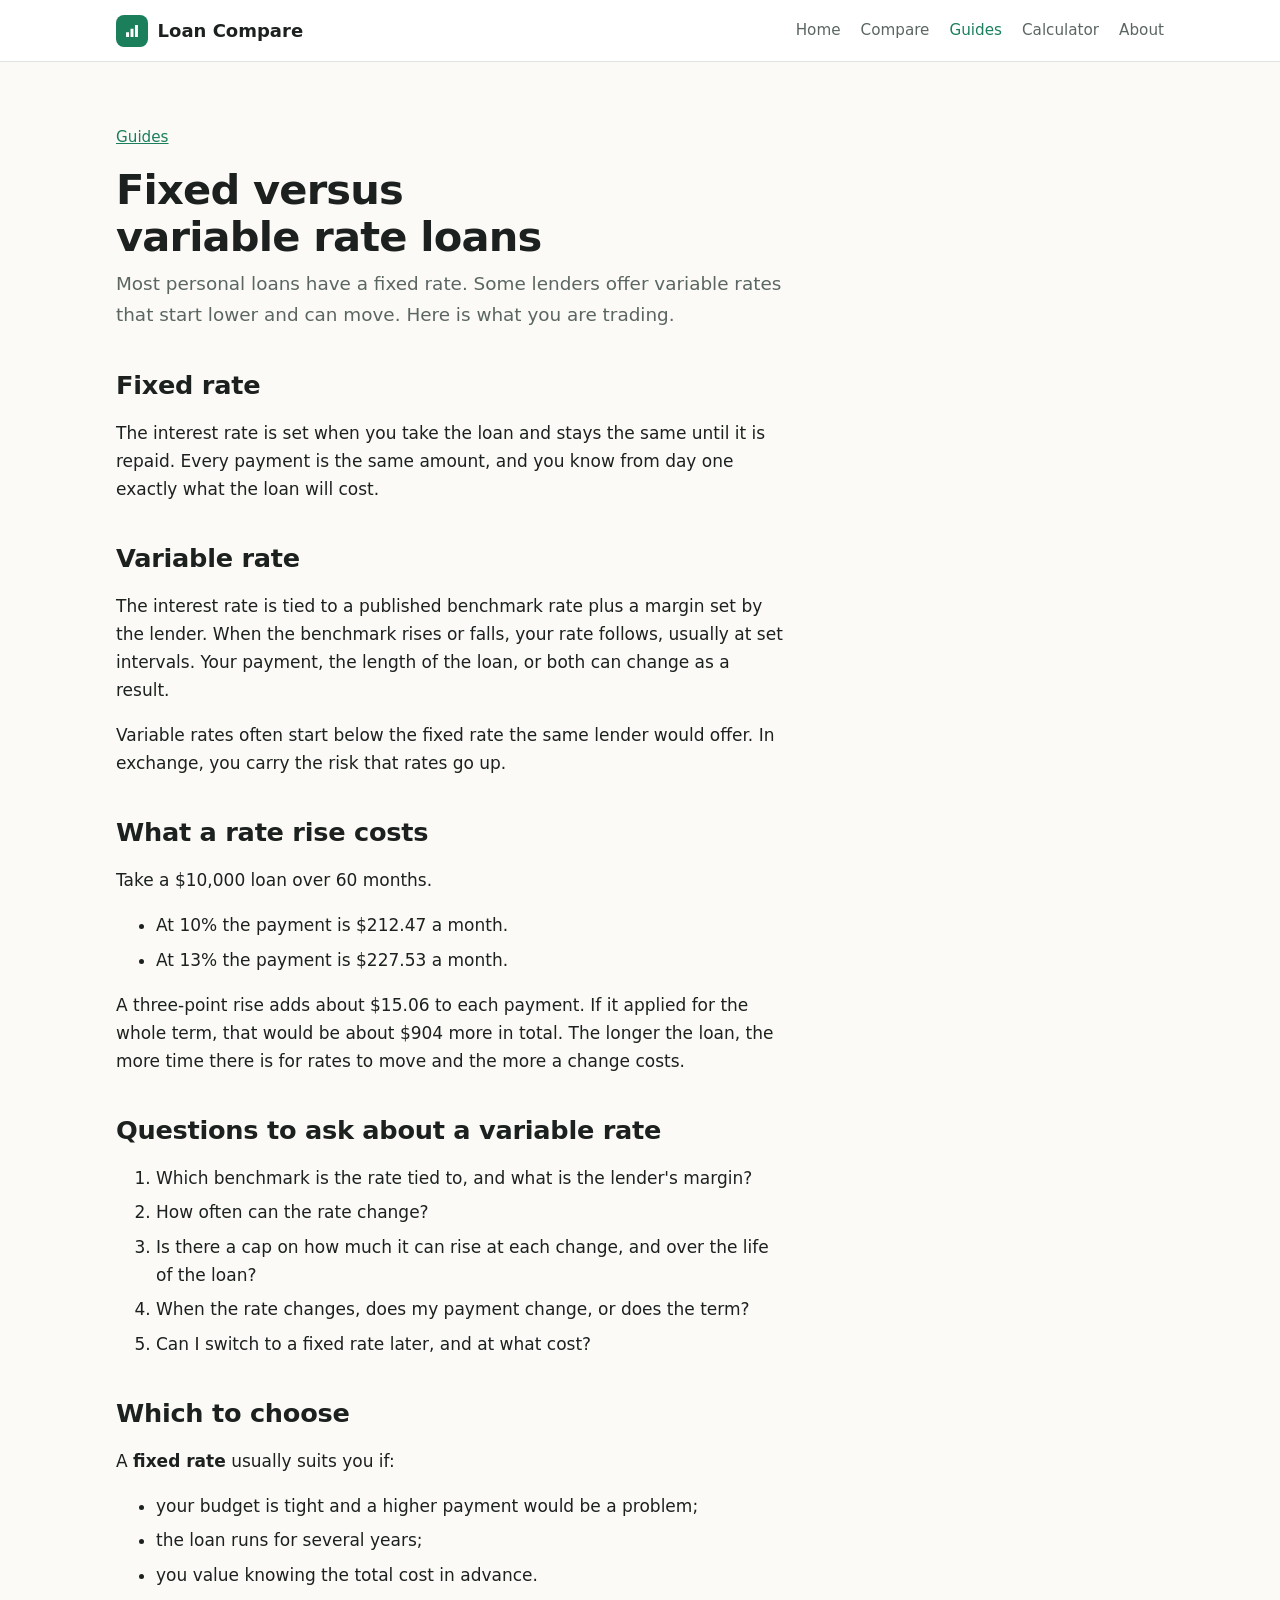
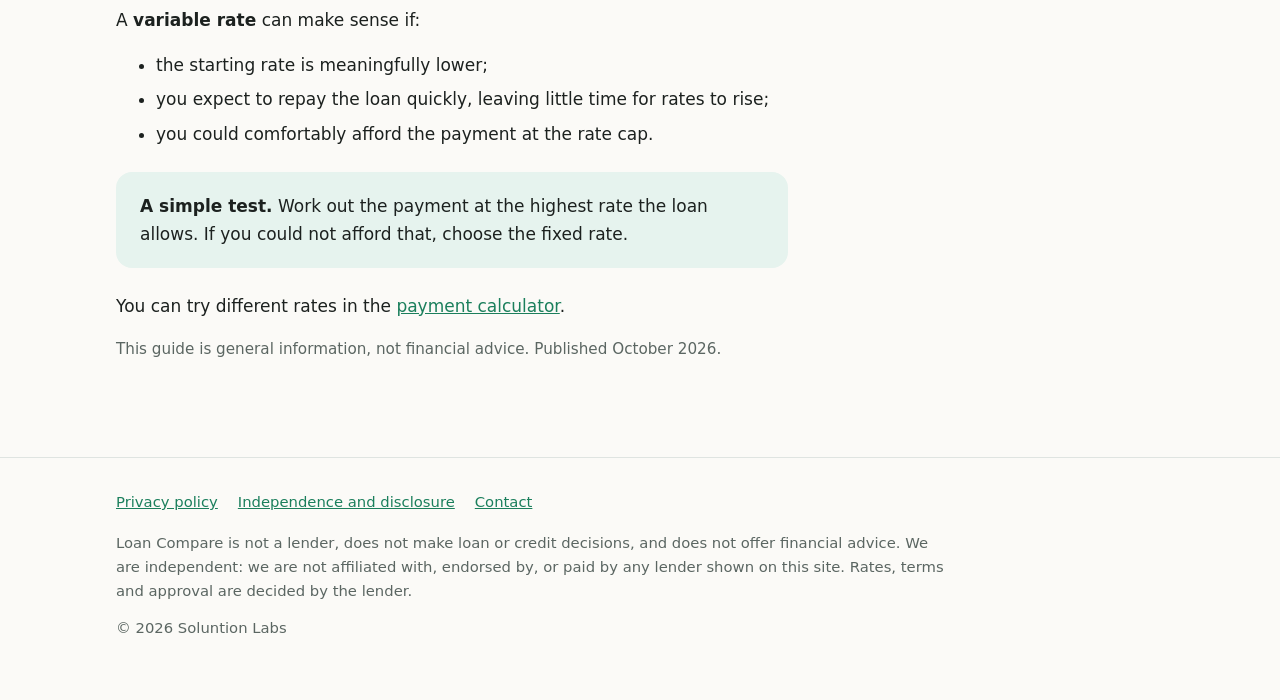
<file: fixed-vs-variable-rates.html>
<!doctype html>
<html lang="en">
<head>
  <meta charset="utf-8">
  <meta name="viewport" content="width=device-width, initial-scale=1">
  <title>Fixed versus variable rate loans – Loan Compare</title>
  <meta name="description" content="How fixed-rate and variable-rate personal loans differ, what a rate rise does to the payment, and how to choose between them.">
  <link rel="stylesheet" href="styles.css">
  <link rel="icon" href="favicon.svg" type="image/svg+xml">
</head>
<body>
  <header class="site-header">
    <div class="wrap">
      <a class="logo" href="index.html">
        <svg viewBox="0 0 108 108" aria-hidden="true"><rect width="108" height="108" fill="#1b7f5c"/><path fill="#fff" d="M34 58h10v16H34zM49 46h10v28H49zM64 34h10v40H64z"/></svg>
        Loan Compare
      </a>
      <nav class="site-nav" aria-label="Main">
        <a href="index.html">Home</a>
        <a href="compare.html">Compare</a>
        <a href="guides.html" aria-current="true">Guides</a>
        <a href="calculator.html">Calculator</a>
        <a href="about.html">About</a>
      </nav>
    </div>
  </header>

  <main>
    <div class="wrap">
      <article class="article">
        <p class="updated"><a href="guides.html">Guides</a></p>
        <h1>Fixed versus variable rate loans</h1>
        <p class="lede">Most personal loans have a fixed rate. Some lenders offer variable rates that start lower and can move. Here is what you are trading.</p>
        <h2>Fixed rate</h2>
        <p>The interest rate is set when you take the loan and stays the same until it is repaid. Every payment is the same amount, and you know from day one exactly what the loan will cost.</p>

        <h2>Variable rate</h2>
        <p>The interest rate is tied to a published benchmark rate plus a margin set by the lender. When the benchmark rises or falls, your rate follows, usually at set intervals. Your payment, the length of the loan, or both can change as a result.</p>
        <p>Variable rates often start below the fixed rate the same lender would offer. In exchange, you carry the risk that rates go up.</p>

        <h2>What a rate rise costs</h2>
        <p>Take a $10,000 loan over 60 months.</p>
        <ul>
          <li>At 10% the payment is $212.47 a month.</li>
          <li>At 13% the payment is $227.53 a month.</li>
        </ul>
        <p>A three-point rise adds about $15.06 to each payment. If it applied for the whole term, that would be about $904 more in total. The longer the loan, the more time there is for rates to move and the more a change costs.</p>

        <h2>Questions to ask about a variable rate</h2>
        <ol>
          <li>Which benchmark is the rate tied to, and what is the lender's margin?</li>
          <li>How often can the rate change?</li>
          <li>Is there a cap on how much it can rise at each change, and over the life of the loan?</li>
          <li>When the rate changes, does my payment change, or does the term?</li>
          <li>Can I switch to a fixed rate later, and at what cost?</li>
        </ol>

        <h2>Which to choose</h2>
        <p>A <strong>fixed rate</strong> usually suits you if:</p>
        <ul>
          <li>your budget is tight and a higher payment would be a problem;</li>
          <li>the loan runs for several years;</li>
          <li>you value knowing the total cost in advance.</li>
        </ul>
        <p>A <strong>variable rate</strong> can make sense if:</p>
        <ul>
          <li>the starting rate is meaningfully lower;</li>
          <li>you expect to repay the loan quickly, leaving little time for rates to rise;</li>
          <li>you could comfortably afford the payment at the rate cap.</li>
        </ul>

        <div class="callout">
          <p><strong>A simple test.</strong> Work out the payment at the highest rate the loan allows. If you could not afford that, choose the fixed rate.</p>
        </div>
        <p>You can try different rates in the <a href="calculator.html">payment calculator</a>.</p>
        <p class="updated">This guide is general information, not financial advice. Published October 2026.</p>
      </article>
    </div>
  </main>

  <footer class="site-footer">
    <div class="wrap">
      <nav aria-label="Footer">
        <a href="privacy.html">Privacy policy</a>
        <a href="about.html#disclosure">Independence and disclosure</a>
        <a href="about.html#contact">Contact</a>
      </nav>
      <p>Loan Compare is not a lender, does not make loan or credit decisions, and does not offer financial advice. We are independent: we are not affiliated with, endorsed by, or paid by any lender shown on this site. Rates, terms and approval are decided by the lender.</p>
      <p>&copy; 2026 Soluntion Labs</p>
    </div>
  </footer>
</body>
</html>
</file>
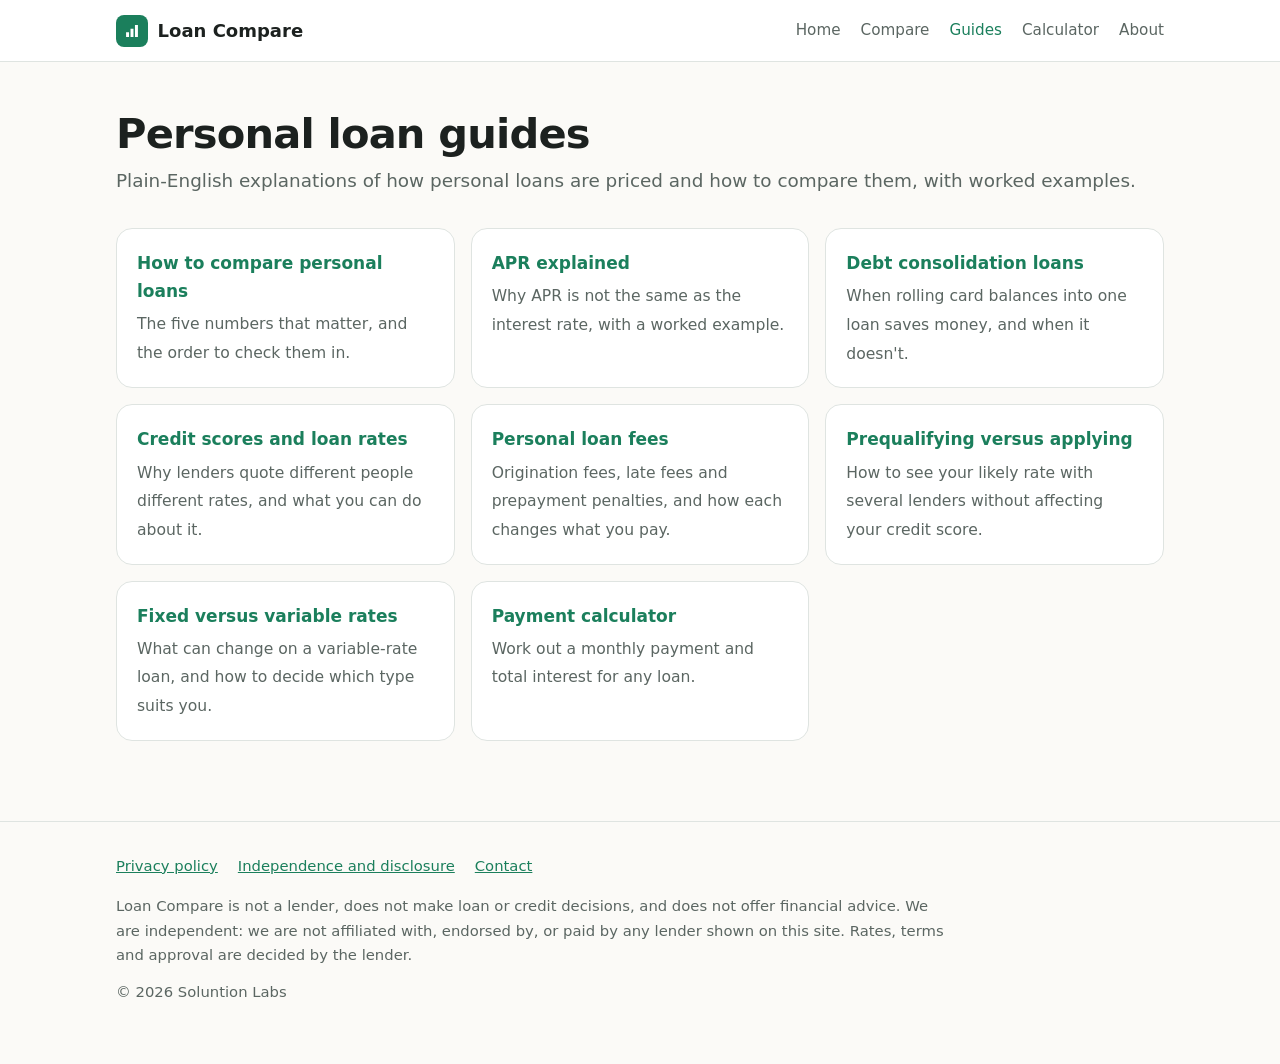
<file: guides.html>
<!doctype html>
<html lang="en">
<head>
  <meta charset="utf-8">
  <meta name="viewport" content="width=device-width, initial-scale=1">
  <title>Personal loan guides – Loan Compare</title>
  <meta name="description" content="Free guides to personal loans: comparing offers, APR, fees, credit scores, prequalification, debt consolidation and fixed versus variable rates.">
  <link rel="stylesheet" href="styles.css">
  <link rel="icon" href="favicon.svg" type="image/svg+xml">
</head>
<body>
  <header class="site-header">
    <div class="wrap">
      <a class="logo" href="index.html">
        <svg viewBox="0 0 108 108" aria-hidden="true"><rect width="108" height="108" fill="#1b7f5c"/><path fill="#fff" d="M34 58h10v16H34zM49 46h10v28H49zM64 34h10v40H64z"/></svg>
        Loan Compare
      </a>
      <nav class="site-nav" aria-label="Main">
        <a href="index.html">Home</a>
        <a href="compare.html">Compare</a>
        <a href="guides.html" aria-current="page">Guides</a>
        <a href="calculator.html">Calculator</a>
        <a href="about.html">About</a>
      </nav>
    </div>
  </header>

  <main>
    <div class="wrap">
      <article class="article" style="max-width:none">
        <h1>Personal loan guides</h1>
        <p class="lede">Plain-English explanations of how personal loans are priced and how to compare them, with worked examples.</p>
        <div class="cards">
          <a class="card" href="how-to-compare-personal-loans.html"><strong>How to compare personal loans</strong><span>The five numbers that matter, and the order to check them in.</span></a>
          <a class="card" href="apr-explained.html"><strong>APR explained</strong><span>Why APR is not the same as the interest rate, with a worked example.</span></a>
          <a class="card" href="debt-consolidation-loans.html"><strong>Debt consolidation loans</strong><span>When rolling card balances into one loan saves money, and when it doesn't.</span></a>
          <a class="card" href="credit-score-and-loan-rates.html"><strong>Credit scores and loan rates</strong><span>Why lenders quote different people different rates, and what you can do about it.</span></a>
          <a class="card" href="personal-loan-fees.html"><strong>Personal loan fees</strong><span>Origination fees, late fees and prepayment penalties, and how each changes what you pay.</span></a>
          <a class="card" href="prequalification.html"><strong>Prequalifying versus applying</strong><span>How to see your likely rate with several lenders without affecting your credit score.</span></a>
          <a class="card" href="fixed-vs-variable-rates.html"><strong>Fixed versus variable rates</strong><span>What can change on a variable-rate loan, and how to decide which type suits you.</span></a>
          <a class="card" href="calculator.html"><strong>Payment calculator</strong><span>Work out a monthly payment and total interest for any loan.</span></a>
        </div>
      </article>
    </div>
  </main>

  <footer class="site-footer">
    <div class="wrap">
      <nav aria-label="Footer">
        <a href="privacy.html">Privacy policy</a>
        <a href="about.html#disclosure">Independence and disclosure</a>
        <a href="about.html#contact">Contact</a>
      </nav>
      <p>Loan Compare is not a lender, does not make loan or credit decisions, and does not offer financial advice. We are independent: we are not affiliated with, endorsed by, or paid by any lender shown on this site. Rates, terms and approval are decided by the lender.</p>
      <p>&copy; 2026 Soluntion Labs</p>
    </div>
  </footer>
</body>
</html>
</file>
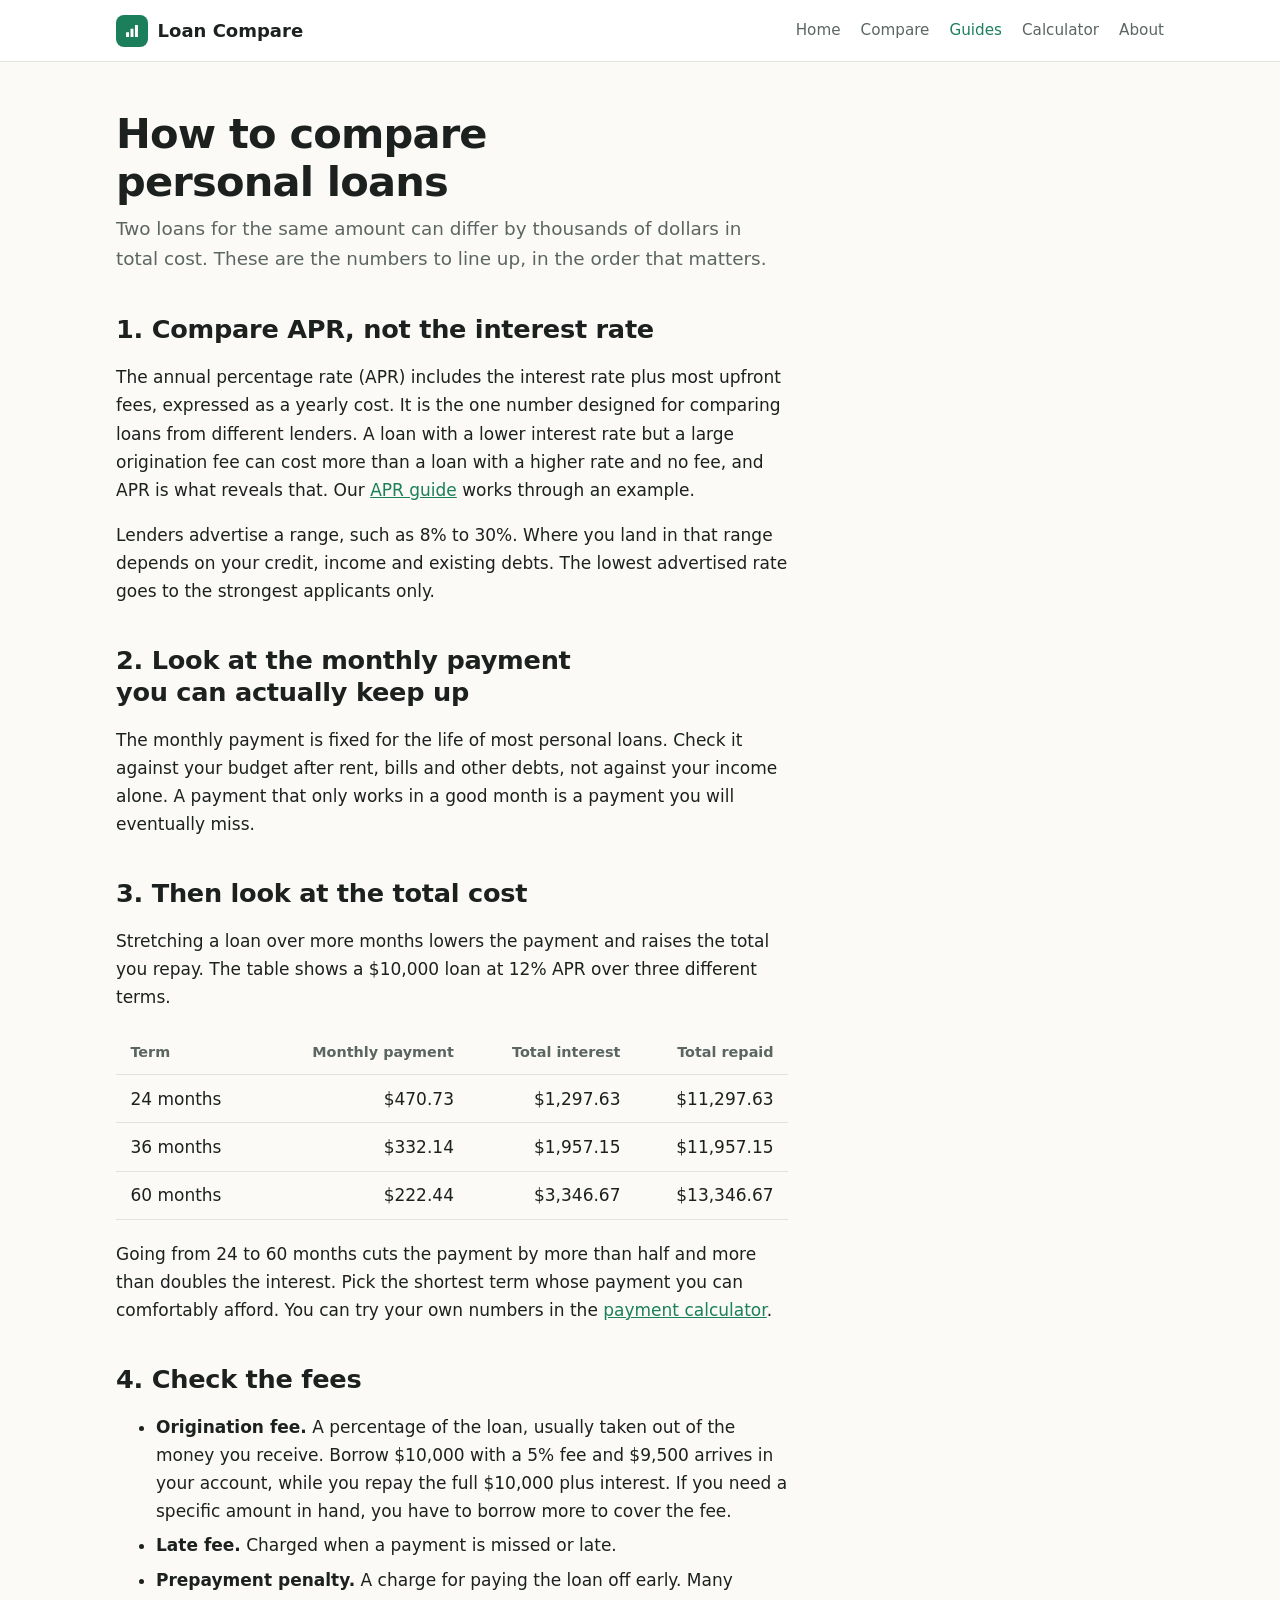
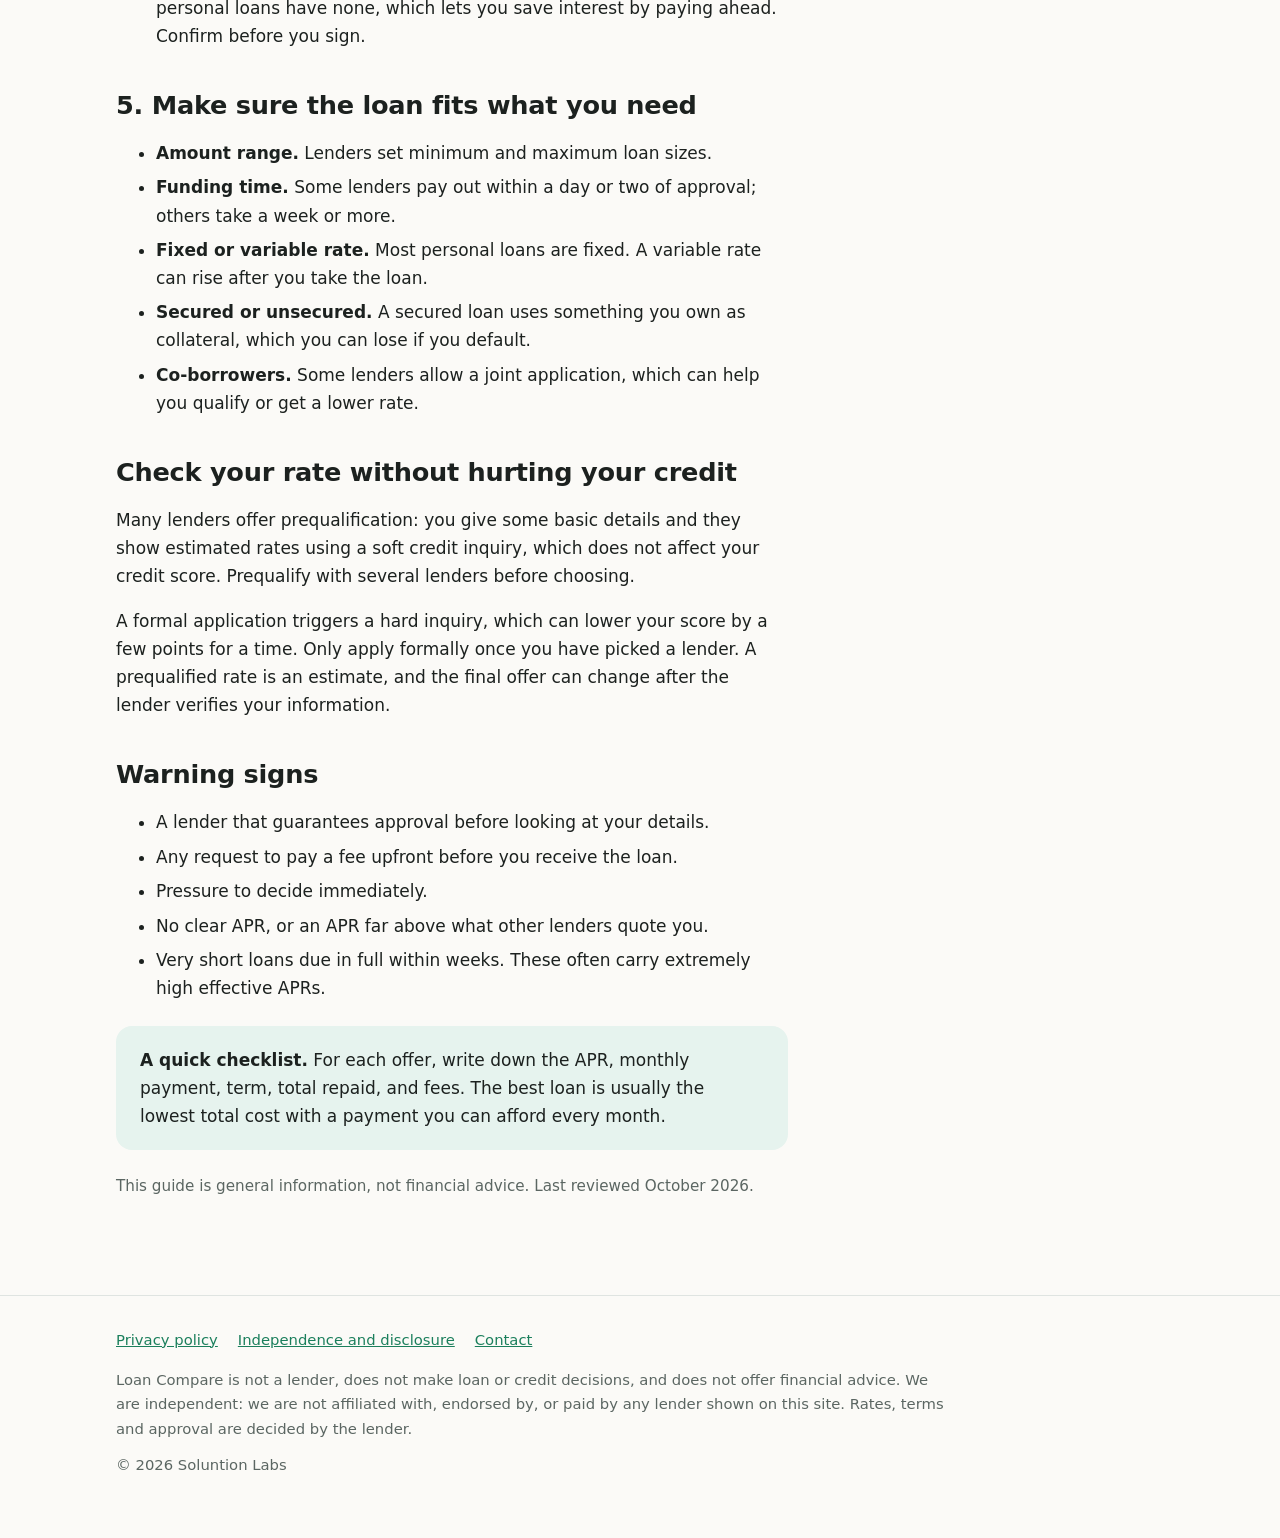
<file: how-to-compare-personal-loans.html>
<!doctype html>
<html lang="en">
<head>
  <meta charset="utf-8">
  <meta name="viewport" content="width=device-width, initial-scale=1">
  <title>How to compare personal loans – Loan Compare</title>
  <meta name="description" content="A plain-English guide to comparing personal loans: APR, monthly payment, total cost, fees and term, and how to check offers without hurting your credit.">
  <link rel="stylesheet" href="styles.css">
  <link rel="icon" href="favicon.svg" type="image/svg+xml">
</head>
<body>
  <header class="site-header">
    <div class="wrap">
      <a class="logo" href="index.html">
        <svg viewBox="0 0 108 108" aria-hidden="true"><rect width="108" height="108" fill="#1b7f5c"/><path fill="#fff" d="M34 58h10v16H34zM49 46h10v28H49zM64 34h10v40H64z"/></svg>
        Loan Compare
      </a>
      <nav class="site-nav" aria-label="Main">
        <a href="index.html">Home</a>
        <a href="compare.html">Compare</a>
        <a href="guides.html" aria-current="true">Guides</a>
        <a href="calculator.html">Calculator</a>
        <a href="about.html">About</a>
      </nav>
    </div>
  </header>

  <main>
    <div class="wrap">
      <article class="article">
        <h1>How to compare personal loans</h1>
        <p class="lede">Two loans for the same amount can differ by thousands of dollars in total cost. These are the numbers to line up, in the order that matters.</p>

        <h2>1. Compare APR, not the interest rate</h2>
        <p>The annual percentage rate (APR) includes the interest rate plus most upfront fees, expressed as a yearly cost. It is the one number designed for comparing loans from different lenders. A loan with a lower interest rate but a large origination fee can cost more than a loan with a higher rate and no fee, and APR is what reveals that. Our <a href="apr-explained.html">APR guide</a> works through an example.</p>
        <p>Lenders advertise a range, such as 8% to 30%. Where you land in that range depends on your credit, income and existing debts. The lowest advertised rate goes to the strongest applicants only.</p>

        <h2>2. Look at the monthly payment you can actually keep up</h2>
        <p>The monthly payment is fixed for the life of most personal loans. Check it against your budget after rent, bills and other debts, not against your income alone. A payment that only works in a good month is a payment you will eventually miss.</p>

        <h2>3. Then look at the total cost</h2>
        <p>Stretching a loan over more months lowers the payment and raises the total you repay. The table shows a $10,000 loan at 12% APR over three different terms.</p>
        <div class="table-scroll">
          <table>
            <thead>
              <tr><th>Term</th><th class="num">Monthly payment</th><th class="num">Total interest</th><th class="num">Total repaid</th></tr>
            </thead>
            <tbody>
              <tr><td>24 months</td><td class="num">$470.73</td><td class="num">$1,297.63</td><td class="num">$11,297.63</td></tr>
              <tr><td>36 months</td><td class="num">$332.14</td><td class="num">$1,957.15</td><td class="num">$11,957.15</td></tr>
              <tr><td>60 months</td><td class="num">$222.44</td><td class="num">$3,346.67</td><td class="num">$13,346.67</td></tr>
            </tbody>
          </table>
        </div>
        <p>Going from 24 to 60 months cuts the payment by more than half and more than doubles the interest. Pick the shortest term whose payment you can comfortably afford. You can try your own numbers in the <a href="calculator.html">payment calculator</a>.</p>

        <h2>4. Check the fees</h2>
        <ul>
          <li><strong>Origination fee.</strong> A percentage of the loan, usually taken out of the money you receive. Borrow $10,000 with a 5% fee and $9,500 arrives in your account, while you repay the full $10,000 plus interest. If you need a specific amount in hand, you have to borrow more to cover the fee.</li>
          <li><strong>Late fee.</strong> Charged when a payment is missed or late.</li>
          <li><strong>Prepayment penalty.</strong> A charge for paying the loan off early. Many personal loans have none, which lets you save interest by paying ahead. Confirm before you sign.</li>
        </ul>

        <h2>5. Make sure the loan fits what you need</h2>
        <ul>
          <li><strong>Amount range.</strong> Lenders set minimum and maximum loan sizes.</li>
          <li><strong>Funding time.</strong> Some lenders pay out within a day or two of approval; others take a week or more.</li>
          <li><strong>Fixed or variable rate.</strong> Most personal loans are fixed. A variable rate can rise after you take the loan.</li>
          <li><strong>Secured or unsecured.</strong> A secured loan uses something you own as collateral, which you can lose if you default.</li>
          <li><strong>Co-borrowers.</strong> Some lenders allow a joint application, which can help you qualify or get a lower rate.</li>
        </ul>

        <h2>Check your rate without hurting your credit</h2>
        <p>Many lenders offer prequalification: you give some basic details and they show estimated rates using a soft credit inquiry, which does not affect your credit score. Prequalify with several lenders before choosing.</p>
        <p>A formal application triggers a hard inquiry, which can lower your score by a few points for a time. Only apply formally once you have picked a lender. A prequalified rate is an estimate, and the final offer can change after the lender verifies your information.</p>

        <h2>Warning signs</h2>
        <ul>
          <li>A lender that guarantees approval before looking at your details.</li>
          <li>Any request to pay a fee upfront before you receive the loan.</li>
          <li>Pressure to decide immediately.</li>
          <li>No clear APR, or an APR far above what other lenders quote you.</li>
          <li>Very short loans due in full within weeks. These often carry extremely high effective APRs.</li>
        </ul>

        <div class="callout">
          <p><strong>A quick checklist.</strong> For each offer, write down the APR, monthly payment, term, total repaid, and fees. The best loan is usually the lowest total cost with a payment you can afford every month.</p>
        </div>

        <p class="updated">This guide is general information, not financial advice. Last reviewed October 2026.</p>
      </article>
    </div>
  </main>

  <footer class="site-footer">
    <div class="wrap">
      <nav aria-label="Footer">
        <a href="privacy.html">Privacy policy</a>
        <a href="about.html#disclosure">Independence and disclosure</a>
        <a href="about.html#contact">Contact</a>
      </nav>
      <p>Loan Compare is not a lender, does not make loan or credit decisions, and does not offer financial advice. We are independent: we are not affiliated with, endorsed by, or paid by any lender shown on this site. Rates, terms and approval are decided by the lender.</p>
      <p>&copy; 2026 Soluntion Labs</p>
    </div>
  </footer>
</body>
</html>
</file>
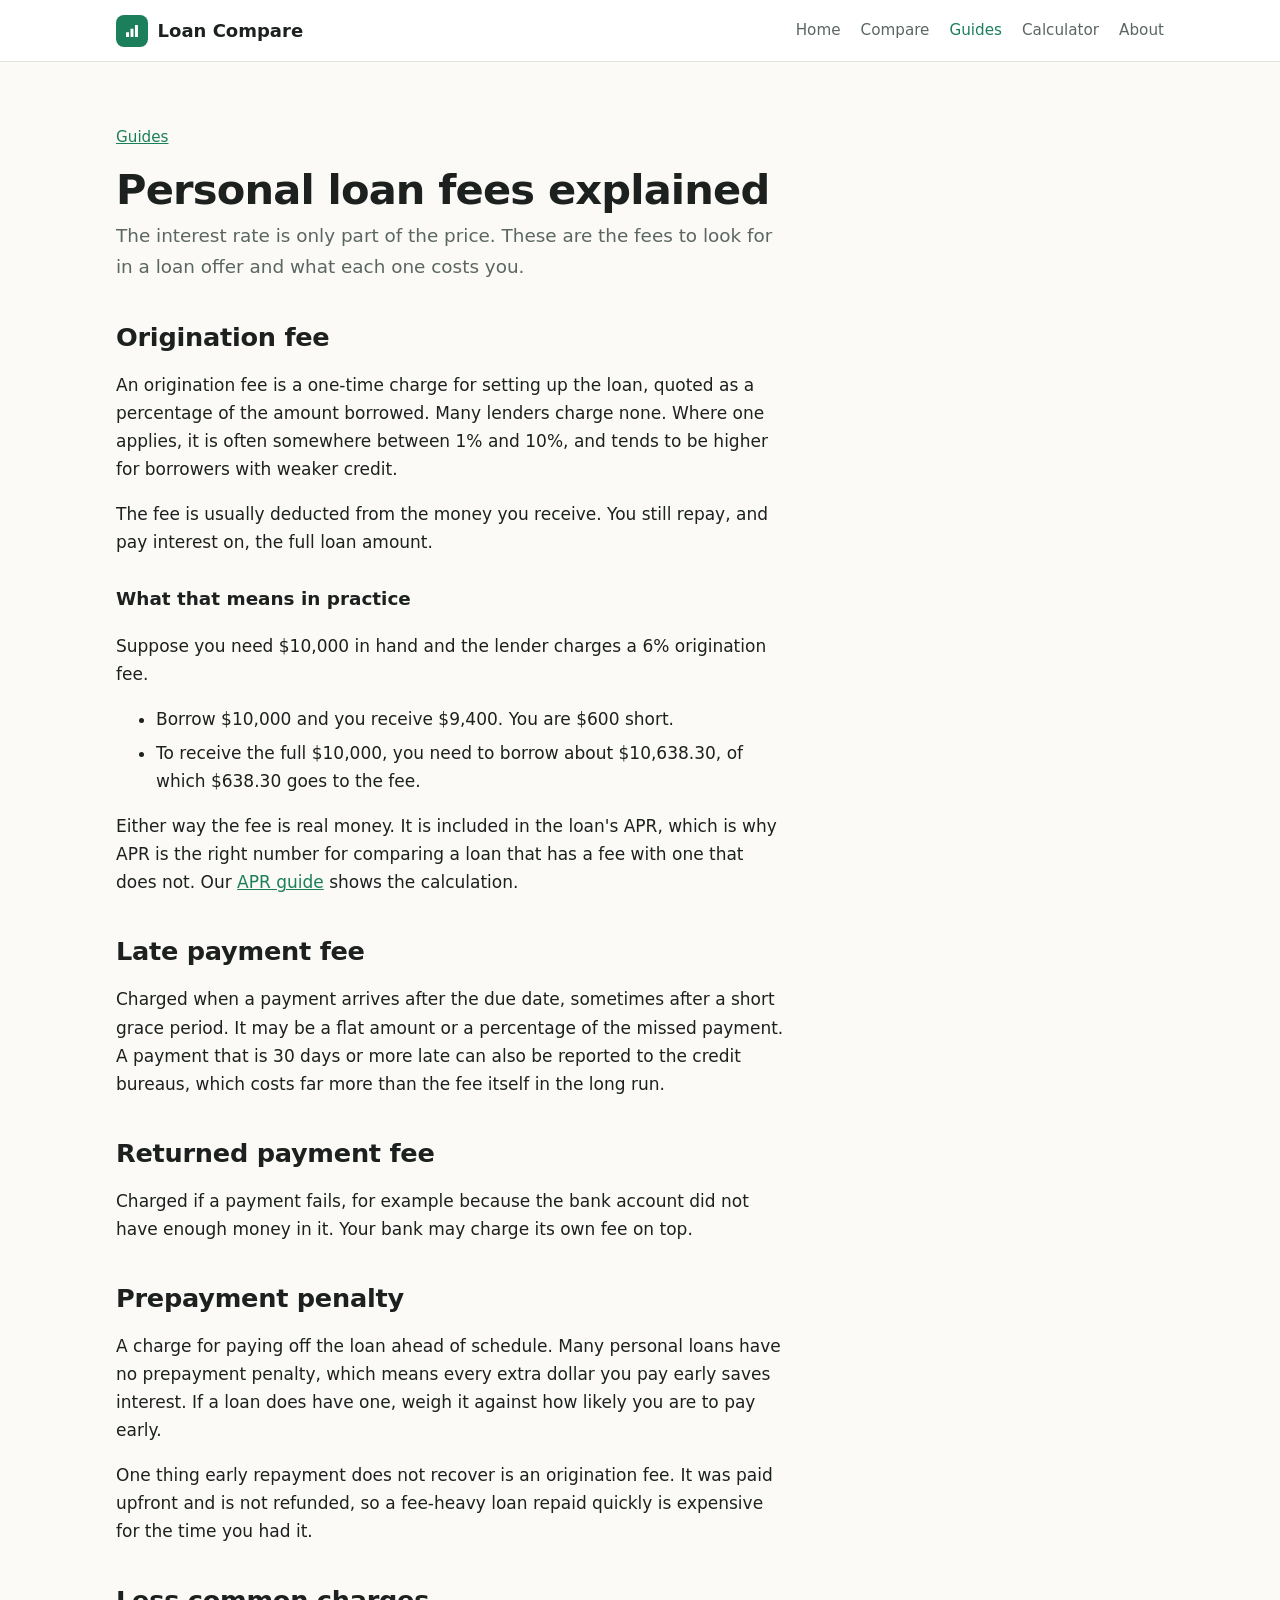
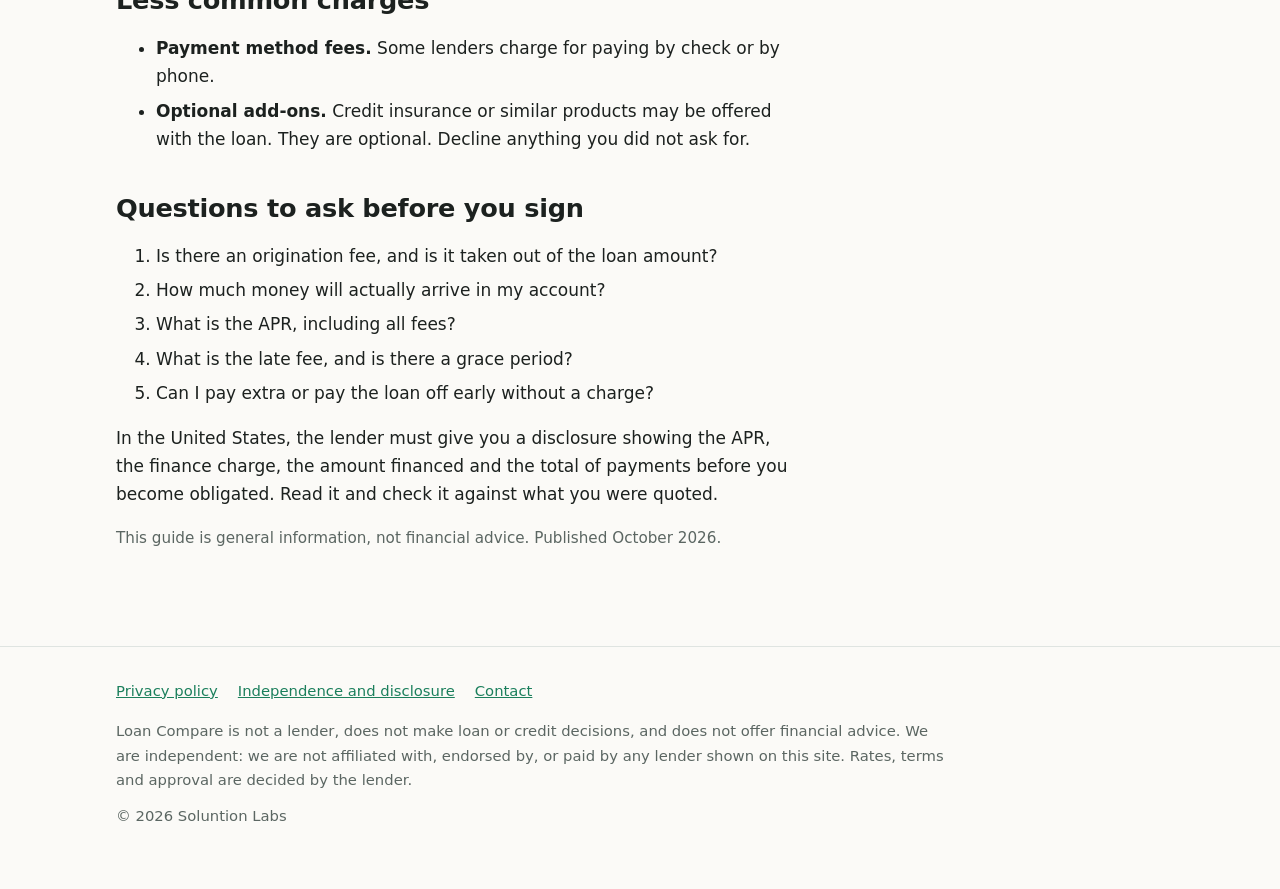
<file: personal-loan-fees.html>
<!doctype html>
<html lang="en">
<head>
  <meta charset="utf-8">
  <meta name="viewport" content="width=device-width, initial-scale=1">
  <title>Personal loan fees explained – Loan Compare</title>
  <meta name="description" content="The fees a personal loan can carry: origination fees, late fees, returned-payment fees and prepayment penalties, with an example of how an origination fee changes the amount you receive.">
  <link rel="stylesheet" href="styles.css">
  <link rel="icon" href="favicon.svg" type="image/svg+xml">
</head>
<body>
  <header class="site-header">
    <div class="wrap">
      <a class="logo" href="index.html">
        <svg viewBox="0 0 108 108" aria-hidden="true"><rect width="108" height="108" fill="#1b7f5c"/><path fill="#fff" d="M34 58h10v16H34zM49 46h10v28H49zM64 34h10v40H64z"/></svg>
        Loan Compare
      </a>
      <nav class="site-nav" aria-label="Main">
        <a href="index.html">Home</a>
        <a href="compare.html">Compare</a>
        <a href="guides.html" aria-current="true">Guides</a>
        <a href="calculator.html">Calculator</a>
        <a href="about.html">About</a>
      </nav>
    </div>
  </header>

  <main>
    <div class="wrap">
      <article class="article">
        <p class="updated"><a href="guides.html">Guides</a></p>
        <h1>Personal loan fees explained</h1>
        <p class="lede">The interest rate is only part of the price. These are the fees to look for in a loan offer and what each one costs you.</p>
        <h2>Origination fee</h2>
        <p>An origination fee is a one-time charge for setting up the loan, quoted as a percentage of the amount borrowed. Many lenders charge none. Where one applies, it is often somewhere between 1% and 10%, and tends to be higher for borrowers with weaker credit.</p>
        <p>The fee is usually deducted from the money you receive. You still repay, and pay interest on, the full loan amount.</p>

        <h3>What that means in practice</h3>
        <p>Suppose you need $10,000 in hand and the lender charges a 6% origination fee.</p>
        <ul>
          <li>Borrow $10,000 and you receive $9,400. You are $600 short.</li>
          <li>To receive the full $10,000, you need to borrow about $10,638.30, of which $638.30 goes to the fee.</li>
        </ul>
        <p>Either way the fee is real money. It is included in the loan's APR, which is why APR is the right number for comparing a loan that has a fee with one that does not. Our <a href="apr-explained.html">APR guide</a> shows the calculation.</p>

        <h2>Late payment fee</h2>
        <p>Charged when a payment arrives after the due date, sometimes after a short grace period. It may be a flat amount or a percentage of the missed payment. A payment that is 30 days or more late can also be reported to the credit bureaus, which costs far more than the fee itself in the long run.</p>

        <h2>Returned payment fee</h2>
        <p>Charged if a payment fails, for example because the bank account did not have enough money in it. Your bank may charge its own fee on top.</p>

        <h2>Prepayment penalty</h2>
        <p>A charge for paying off the loan ahead of schedule. Many personal loans have no prepayment penalty, which means every extra dollar you pay early saves interest. If a loan does have one, weigh it against how likely you are to pay early.</p>
        <p>One thing early repayment does not recover is an origination fee. It was paid upfront and is not refunded, so a fee-heavy loan repaid quickly is expensive for the time you had it.</p>

        <h2>Less common charges</h2>
        <ul>
          <li><strong>Payment method fees.</strong> Some lenders charge for paying by check or by phone.</li>
          <li><strong>Optional add-ons.</strong> Credit insurance or similar products may be offered with the loan. They are optional. Decline anything you did not ask for.</li>
        </ul>

        <h2>Questions to ask before you sign</h2>
        <ol>
          <li>Is there an origination fee, and is it taken out of the loan amount?</li>
          <li>How much money will actually arrive in my account?</li>
          <li>What is the APR, including all fees?</li>
          <li>What is the late fee, and is there a grace period?</li>
          <li>Can I pay extra or pay the loan off early without a charge?</li>
        </ol>
        <p>In the United States, the lender must give you a disclosure showing the APR, the finance charge, the amount financed and the total of payments before you become obligated. Read it and check it against what you were quoted.</p>
        <p class="updated">This guide is general information, not financial advice. Published October 2026.</p>
      </article>
    </div>
  </main>

  <footer class="site-footer">
    <div class="wrap">
      <nav aria-label="Footer">
        <a href="privacy.html">Privacy policy</a>
        <a href="about.html#disclosure">Independence and disclosure</a>
        <a href="about.html#contact">Contact</a>
      </nav>
      <p>Loan Compare is not a lender, does not make loan or credit decisions, and does not offer financial advice. We are independent: we are not affiliated with, endorsed by, or paid by any lender shown on this site. Rates, terms and approval are decided by the lender.</p>
      <p>&copy; 2026 Soluntion Labs</p>
    </div>
  </footer>
</body>
</html>
</file>
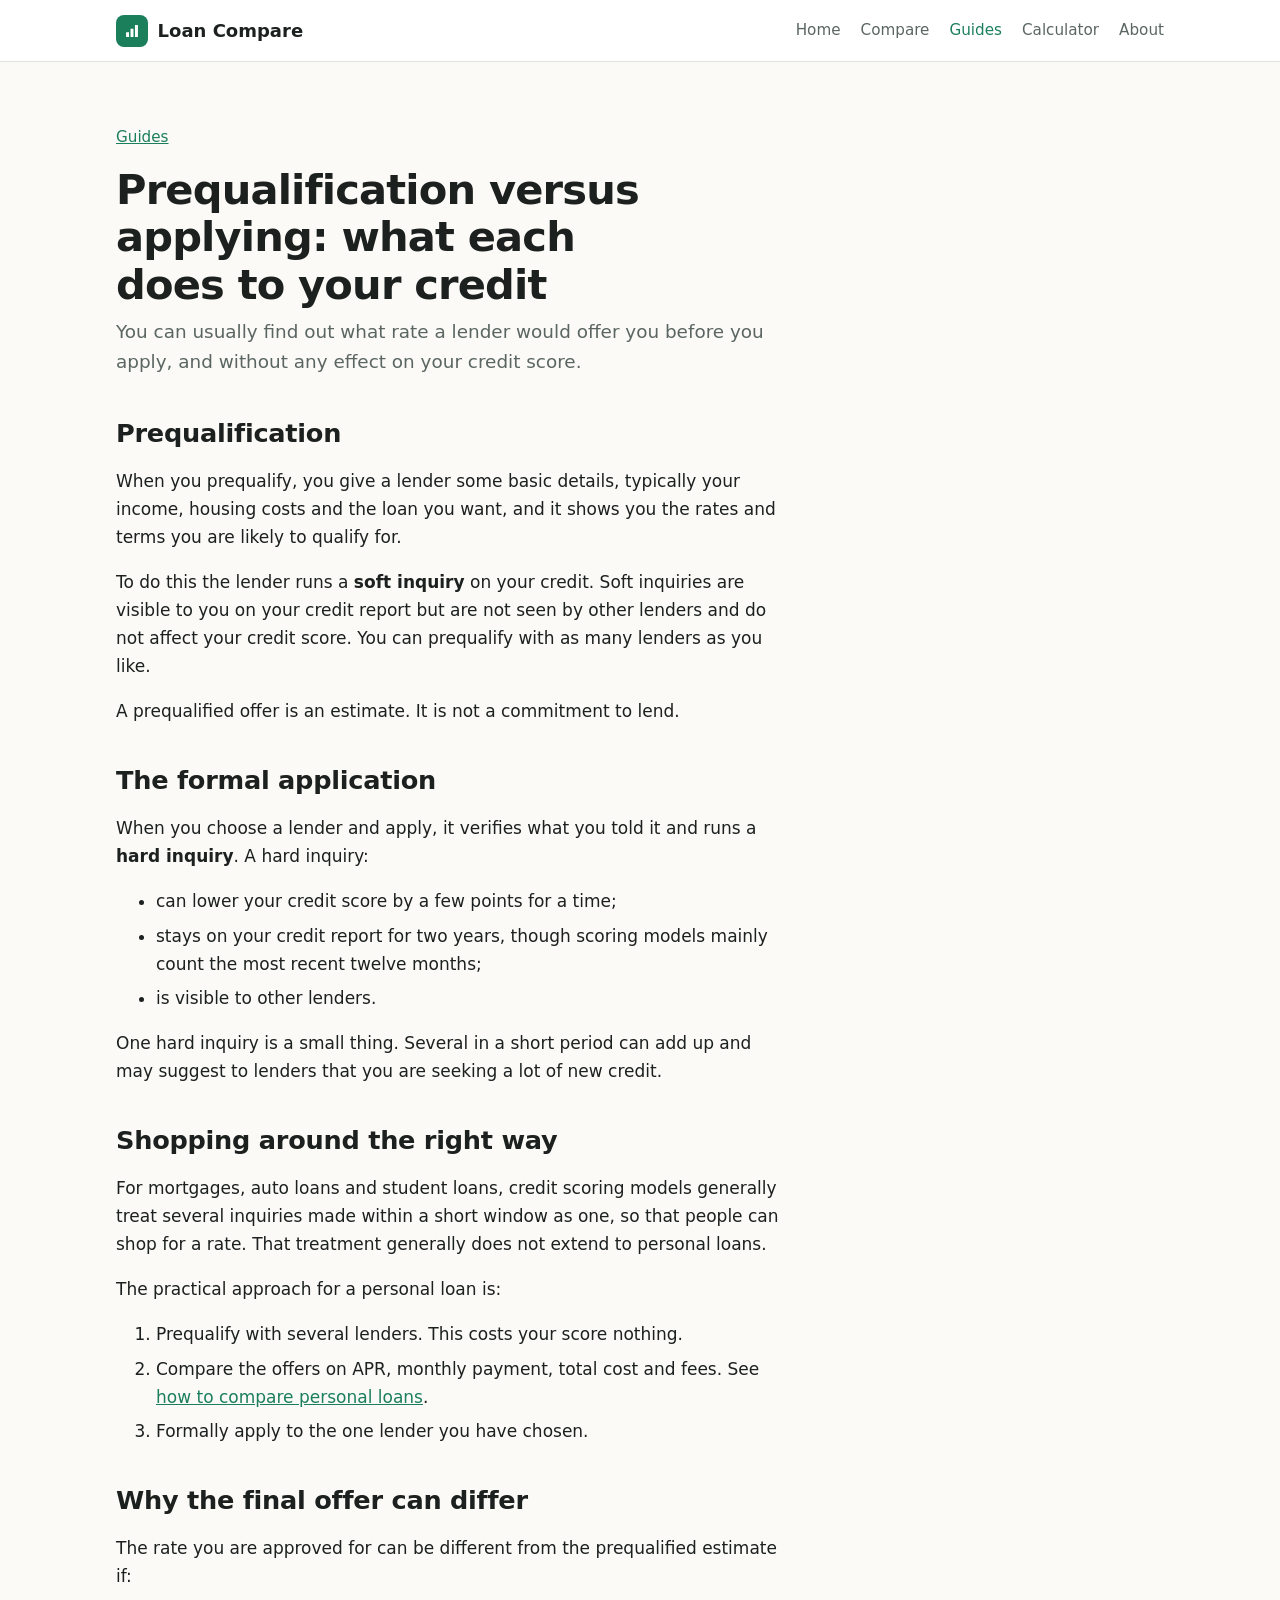
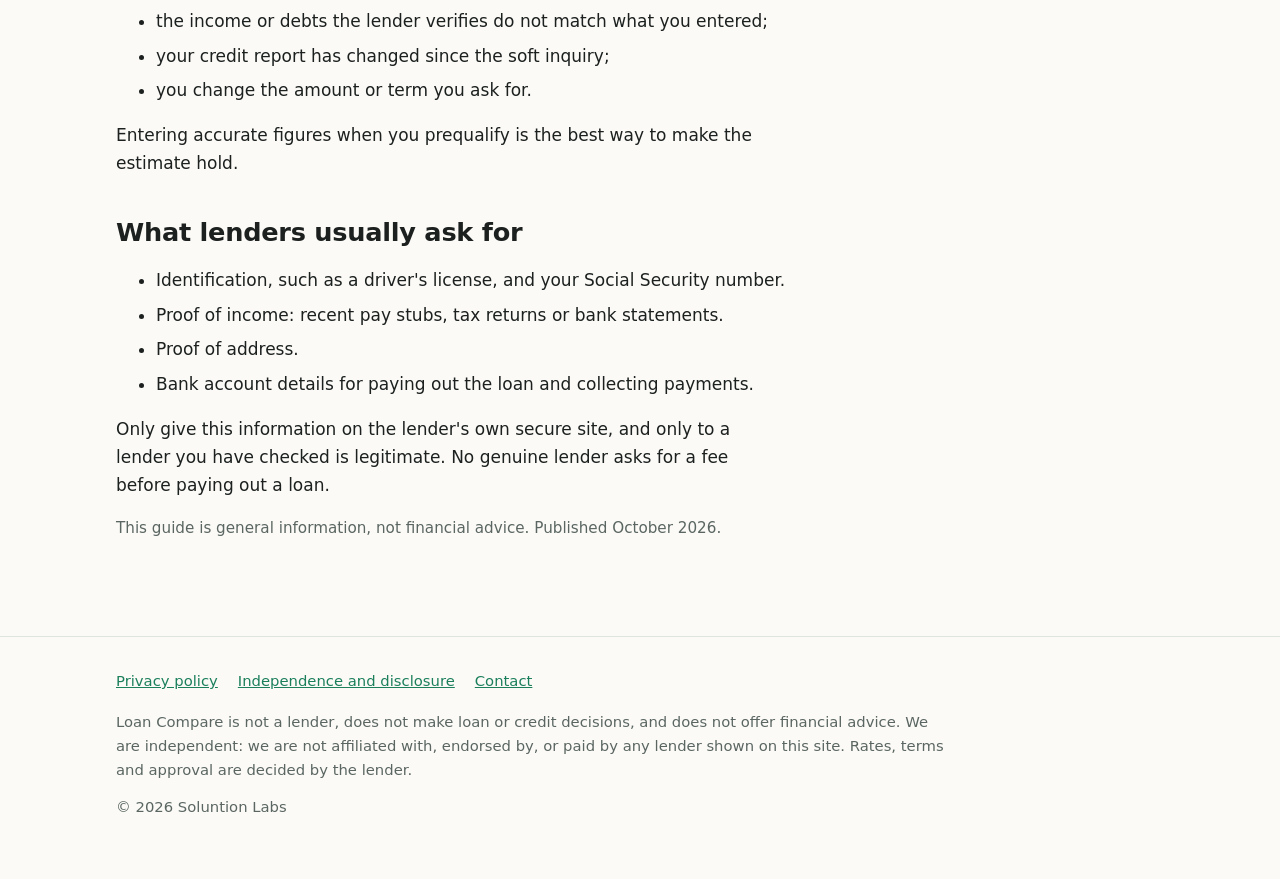
<file: prequalification.html>
<!doctype html>
<html lang="en">
<head>
  <meta charset="utf-8">
  <meta name="viewport" content="width=device-width, initial-scale=1">
  <title>Prequalification versus applying: what each does to your credit – Loan Compare</title>
  <meta name="description" content="The difference between prequalifying for a personal loan and formally applying, how soft and hard credit inquiries work, and how to shop for rates safely.">
  <link rel="stylesheet" href="styles.css">
  <link rel="icon" href="favicon.svg" type="image/svg+xml">
</head>
<body>
  <header class="site-header">
    <div class="wrap">
      <a class="logo" href="index.html">
        <svg viewBox="0 0 108 108" aria-hidden="true"><rect width="108" height="108" fill="#1b7f5c"/><path fill="#fff" d="M34 58h10v16H34zM49 46h10v28H49zM64 34h10v40H64z"/></svg>
        Loan Compare
      </a>
      <nav class="site-nav" aria-label="Main">
        <a href="index.html">Home</a>
        <a href="compare.html">Compare</a>
        <a href="guides.html" aria-current="true">Guides</a>
        <a href="calculator.html">Calculator</a>
        <a href="about.html">About</a>
      </nav>
    </div>
  </header>

  <main>
    <div class="wrap">
      <article class="article">
        <p class="updated"><a href="guides.html">Guides</a></p>
        <h1>Prequalification versus applying: what each does to your credit</h1>
        <p class="lede">You can usually find out what rate a lender would offer you before you apply, and without any effect on your credit score.</p>
        <h2>Prequalification</h2>
        <p>When you prequalify, you give a lender some basic details, typically your income, housing costs and the loan you want, and it shows you the rates and terms you are likely to qualify for.</p>
        <p>To do this the lender runs a <strong>soft inquiry</strong> on your credit. Soft inquiries are visible to you on your credit report but are not seen by other lenders and do not affect your credit score. You can prequalify with as many lenders as you like.</p>
        <p>A prequalified offer is an estimate. It is not a commitment to lend.</p>

        <h2>The formal application</h2>
        <p>When you choose a lender and apply, it verifies what you told it and runs a <strong>hard inquiry</strong>. A hard inquiry:</p>
        <ul>
          <li>can lower your credit score by a few points for a time;</li>
          <li>stays on your credit report for two years, though scoring models mainly count the most recent twelve months;</li>
          <li>is visible to other lenders.</li>
        </ul>
        <p>One hard inquiry is a small thing. Several in a short period can add up and may suggest to lenders that you are seeking a lot of new credit.</p>

        <h2>Shopping around the right way</h2>
        <p>For mortgages, auto loans and student loans, credit scoring models generally treat several inquiries made within a short window as one, so that people can shop for a rate. That treatment generally does not extend to personal loans.</p>
        <p>The practical approach for a personal loan is:</p>
        <ol>
          <li>Prequalify with several lenders. This costs your score nothing.</li>
          <li>Compare the offers on APR, monthly payment, total cost and fees. See <a href="how-to-compare-personal-loans.html">how to compare personal loans</a>.</li>
          <li>Formally apply to the one lender you have chosen.</li>
        </ol>

        <h2>Why the final offer can differ</h2>
        <p>The rate you are approved for can be different from the prequalified estimate if:</p>
        <ul>
          <li>the income or debts the lender verifies do not match what you entered;</li>
          <li>your credit report has changed since the soft inquiry;</li>
          <li>you change the amount or term you ask for.</li>
        </ul>
        <p>Entering accurate figures when you prequalify is the best way to make the estimate hold.</p>

        <h2>What lenders usually ask for</h2>
        <ul>
          <li>Identification, such as a driver's license, and your Social Security number.</li>
          <li>Proof of income: recent pay stubs, tax returns or bank statements.</li>
          <li>Proof of address.</li>
          <li>Bank account details for paying out the loan and collecting payments.</li>
        </ul>
        <p>Only give this information on the lender's own secure site, and only to a lender you have checked is legitimate. No genuine lender asks for a fee before paying out a loan.</p>
        <p class="updated">This guide is general information, not financial advice. Published October 2026.</p>
      </article>
    </div>
  </main>

  <footer class="site-footer">
    <div class="wrap">
      <nav aria-label="Footer">
        <a href="privacy.html">Privacy policy</a>
        <a href="about.html#disclosure">Independence and disclosure</a>
        <a href="about.html#contact">Contact</a>
      </nav>
      <p>Loan Compare is not a lender, does not make loan or credit decisions, and does not offer financial advice. We are independent: we are not affiliated with, endorsed by, or paid by any lender shown on this site. Rates, terms and approval are decided by the lender.</p>
      <p>&copy; 2026 Soluntion Labs</p>
    </div>
  </footer>
</body>
</html>
</file>
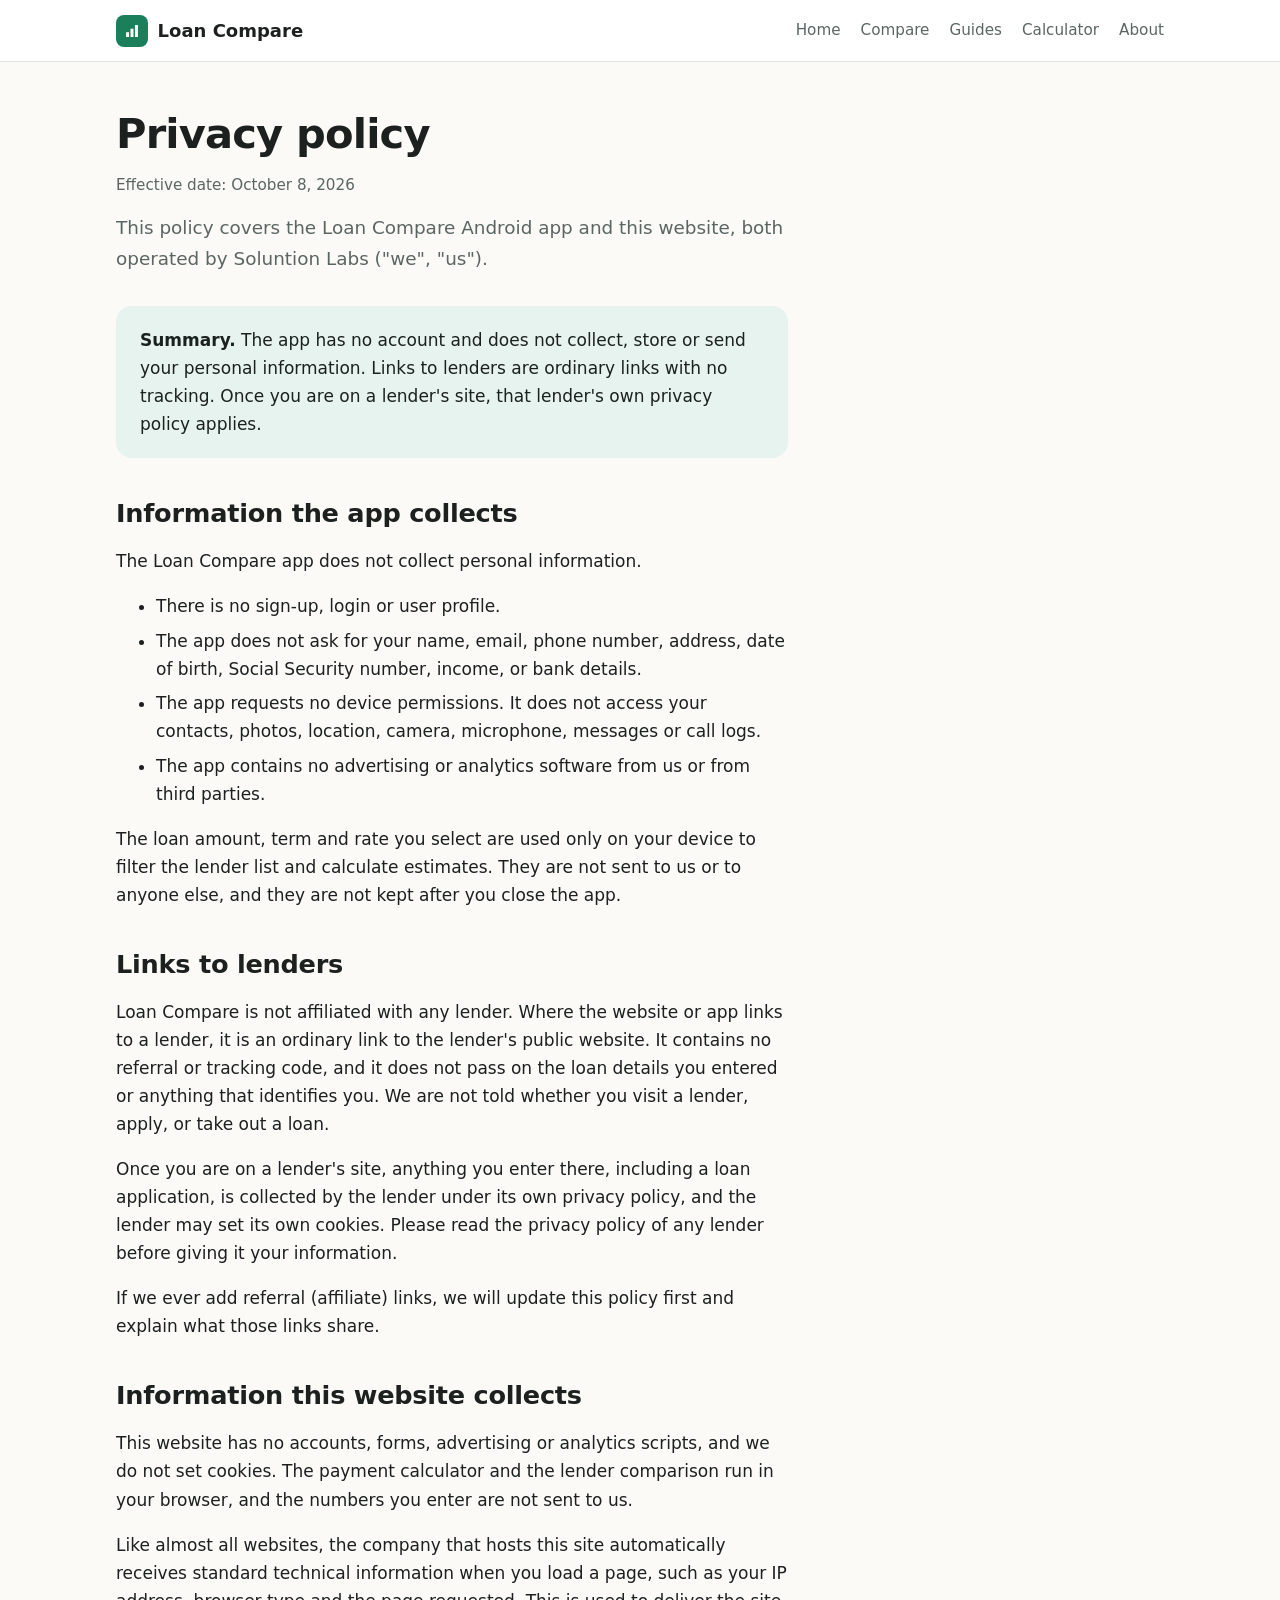
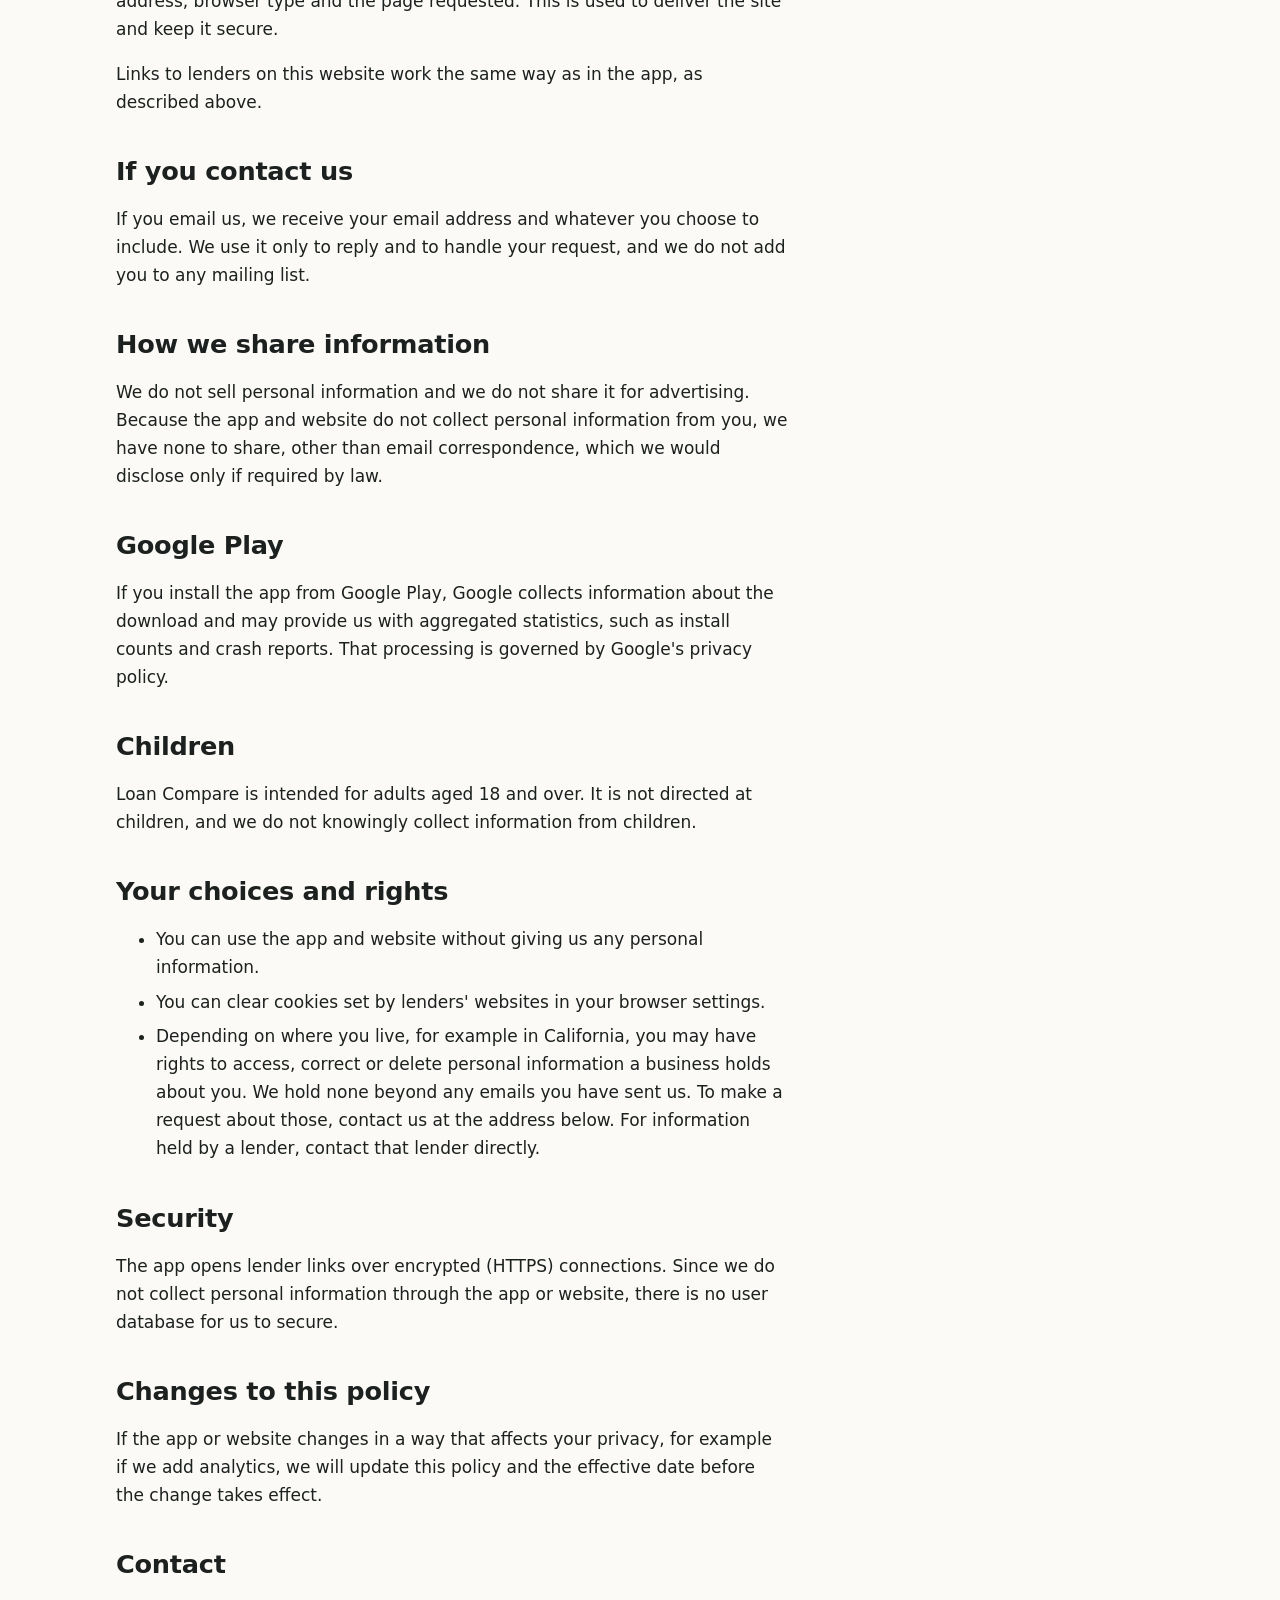
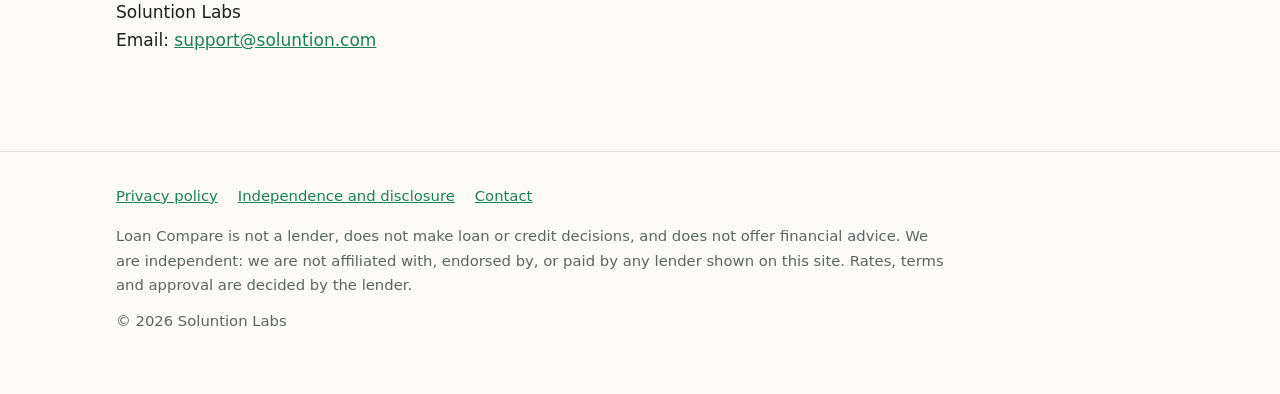
<file: privacy.html>
<!doctype html>
<html lang="en">
<head>
  <meta charset="utf-8">
  <meta name="viewport" content="width=device-width, initial-scale=1">
  <title>Privacy policy – Loan Compare</title>
  <meta name="description" content="Privacy policy for the Loan Compare Android app and website: what we collect (very little), what happens when you open a lender's offer, and your choices.">
  <link rel="stylesheet" href="styles.css">
  <link rel="icon" href="favicon.svg" type="image/svg+xml">
</head>
<body>
  <header class="site-header">
    <div class="wrap">
      <a class="logo" href="index.html">
        <svg viewBox="0 0 108 108" aria-hidden="true"><rect width="108" height="108" fill="#1b7f5c"/><path fill="#fff" d="M34 58h10v16H34zM49 46h10v28H49zM64 34h10v40H64z"/></svg>
        Loan Compare
      </a>
      <nav class="site-nav" aria-label="Main">
        <a href="index.html">Home</a>
        <a href="compare.html">Compare</a>
        <a href="guides.html">Guides</a>
        <a href="calculator.html">Calculator</a>
        <a href="about.html">About</a>
      </nav>
    </div>
  </header>

  <main>
    <div class="wrap">
      <article class="article">
        <h1>Privacy policy</h1>
        <p class="updated">Effective date: October 8, 2026</p>
        <p class="lede">This policy covers the Loan Compare Android app and this website, both operated by Soluntion Labs ("we", "us").</p>

        <div class="callout">
          <p><strong>Summary.</strong> The app has no account and does not collect, store or send your personal information. Links to lenders are ordinary links with no tracking. Once you are on a lender's site, that lender's own privacy policy applies.</p>
        </div>

        <h2>Information the app collects</h2>
        <p>The Loan Compare app does not collect personal information.</p>
        <ul>
          <li>There is no sign-up, login or user profile.</li>
          <li>The app does not ask for your name, email, phone number, address, date of birth, Social Security number, income, or bank details.</li>
          <li>The app requests no device permissions. It does not access your contacts, photos, location, camera, microphone, messages or call logs.</li>
          <li>The app contains no advertising or analytics software from us or from third parties.</li>
        </ul>
        <p>The loan amount, term and rate you select are used only on your device to filter the lender list and calculate estimates. They are not sent to us or to anyone else, and they are not kept after you close the app.</p>

        <h2>Links to lenders</h2>
        <p>Loan Compare is not affiliated with any lender. Where the website or app links to a lender, it is an ordinary link to the lender's public website. It contains no referral or tracking code, and it does not pass on the loan details you entered or anything that identifies you. We are not told whether you visit a lender, apply, or take out a loan.</p>
        <p>Once you are on a lender's site, anything you enter there, including a loan application, is collected by the lender under its own privacy policy, and the lender may set its own cookies. Please read the privacy policy of any lender before giving it your information.</p>
        <p>If we ever add referral (affiliate) links, we will update this policy first and explain what those links share.</p>

        <h2>Information this website collects</h2>
        <p>This website has no accounts, forms, advertising or analytics scripts, and we do not set cookies. The payment calculator and the lender comparison run in your browser, and the numbers you enter are not sent to us.</p>
        <p>Like almost all websites, the company that hosts this site automatically receives standard technical information when you load a page, such as your IP address, browser type and the page requested. This is used to deliver the site and keep it secure.</p>
        <p>Links to lenders on this website work the same way as in the app, as described above.</p>

        <h2>If you contact us</h2>
        <p>If you email us, we receive your email address and whatever you choose to include. We use it only to reply and to handle your request, and we do not add you to any mailing list.</p>

        <h2>How we share information</h2>
        <p>We do not sell personal information and we do not share it for advertising. Because the app and website do not collect personal information from you, we have none to share, other than email correspondence, which we would disclose only if required by law.</p>

        <h2>Google Play</h2>
        <p>If you install the app from Google Play, Google collects information about the download and may provide us with aggregated statistics, such as install counts and crash reports. That processing is governed by Google's privacy policy.</p>

        <h2>Children</h2>
        <p>Loan Compare is intended for adults aged 18 and over. It is not directed at children, and we do not knowingly collect information from children.</p>

        <h2>Your choices and rights</h2>
        <ul>
          <li>You can use the app and website without giving us any personal information.</li>
          <li>You can clear cookies set by lenders' websites in your browser settings.</li>
          <li>Depending on where you live, for example in California, you may have rights to access, correct or delete personal information a business holds about you. We hold none beyond any emails you have sent us. To make a request about those, contact us at the address below. For information held by a lender, contact that lender directly.</li>
        </ul>

        <h2>Security</h2>
        <p>The app opens lender links over encrypted (HTTPS) connections. Since we do not collect personal information through the app or website, there is no user database for us to secure.</p>

        <h2>Changes to this policy</h2>
        <p>If the app or website changes in a way that affects your privacy, for example if we add analytics, we will update this policy and the effective date before the change takes effect.</p>

        <h2>Contact</h2>
        <p>Soluntion Labs<br>Email: <a href="mailto:support@soluntion.com">support@soluntion.com</a></p>
      </article>
    </div>
  </main>

  <footer class="site-footer">
    <div class="wrap">
      <nav aria-label="Footer">
        <a href="privacy.html">Privacy policy</a>
        <a href="about.html#disclosure">Independence and disclosure</a>
        <a href="about.html#contact">Contact</a>
      </nav>
      <p>Loan Compare is not a lender, does not make loan or credit decisions, and does not offer financial advice. We are independent: we are not affiliated with, endorsed by, or paid by any lender shown on this site. Rates, terms and approval are decided by the lender.</p>
      <p>&copy; 2026 Soluntion Labs</p>
    </div>
  </footer>
</body>
</html>
</file>
<file: styles.css>
:root {
  --bg: #fbfaf7;
  --surface: #ffffff;
  --text: #1c211f;
  --muted: #5b6662;
  --line: #dfe4e1;
  --brand: #1b7f5c;
  --brand-ink: #ffffff;
  --brand-soft: #e6f3ee;
  --max: 68rem;
  --read: 42rem;
}

@media (prefers-color-scheme: dark) {
  :root {
    --bg: #121615;
    --surface: #1b211f;
    --text: #e8ecea;
    --muted: #a3aeaa;
    --line: #2d3532;
    --brand: #4cc29a;
    --brand-ink: #0c1512;
    --brand-soft: #1d2e28;
  }
}

* { box-sizing: border-box; }

html { -webkit-text-size-adjust: 100%; }

body {
  margin: 0;
  background: var(--bg);
  color: var(--text);
  font: 1.0625rem/1.65 system-ui, -apple-system, "Segoe UI", Roboto, sans-serif;
}

a { color: var(--brand); }
a:focus-visible, button:focus-visible, input:focus-visible, select:focus-visible {
  outline: 3px solid var(--brand);
  outline-offset: 2px;
}

.wrap { max-width: var(--max); margin: 0 auto; padding: 0 1.25rem; }

/* Header */
.site-header { border-bottom: 1px solid var(--line); background: var(--surface); }
.site-header .wrap {
  display: flex; flex-wrap: wrap; align-items: center;
  gap: 0.5rem 1.5rem; padding-top: 0.875rem; padding-bottom: 0.875rem;
}
.logo {
  display: inline-flex; align-items: center; gap: 0.6rem;
  font-weight: 700; font-size: 1.125rem; color: var(--text); text-decoration: none;
}
.logo svg { width: 2rem; height: 2rem; border-radius: 0.5rem; }
.site-nav { display: flex; flex-wrap: wrap; gap: 0.25rem 1.25rem; margin-left: auto; }
.site-nav a { color: var(--muted); text-decoration: none; font-size: 0.95rem; padding: 0.25rem 0; }
.site-nav a:hover, .site-nav a[aria-current] { color: var(--brand); }

/* Hero */
.hero { padding: 4rem 0 3rem; }
.hero h1 {
  font-size: clamp(2.1rem, 5.5vw, 3.4rem); line-height: 1.1;
  letter-spacing: -0.02em; margin: 0 0 1rem; max-width: 18ch; text-wrap: balance;
}
.hero p { font-size: 1.2rem; color: var(--muted); max-width: 38rem; margin: 0 0 1.75rem; }

.button {
  display: inline-block; background: var(--brand); color: var(--brand-ink);
  padding: 0.8rem 1.4rem; border-radius: 999px; font-weight: 600; text-decoration: none;
  border: 0; font-size: 1rem; cursor: pointer;
}
.button.secondary { background: transparent; color: var(--brand); box-shadow: inset 0 0 0 2px var(--brand); }
.button-row { display: flex; flex-wrap: wrap; gap: 0.75rem; align-items: center; }
.soon { color: var(--muted); font-size: 0.95rem; }

/* Sections */
section { padding: 2.5rem 0; }
h2 { font-size: 1.6rem; line-height: 1.25; letter-spacing: -0.01em; margin: 0 0 1rem; text-wrap: balance; }
h3 { font-size: 1.15rem; margin: 1.75rem 0 0.5rem; }

.steps { display: grid; gap: 1rem; grid-template-columns: repeat(auto-fit, minmax(15rem, 1fr)); padding: 0; margin: 0; list-style: none; counter-reset: step; }
.steps li {
  background: var(--surface); border: 1px solid var(--line); border-radius: 1rem;
  padding: 1.25rem; counter-increment: step;
}
.steps li::before {
  content: counter(step); display: inline-grid; place-items: center;
  width: 2rem; height: 2rem; border-radius: 50%;
  background: var(--brand-soft); color: var(--brand); font-weight: 700; margin-bottom: 0.6rem;
}
.steps strong { display: block; margin-bottom: 0.25rem; }
.steps span { color: var(--muted); font-size: 0.975rem; }

.cards { display: grid; gap: 1rem; grid-template-columns: repeat(auto-fit, minmax(16rem, 1fr)); }
.card {
  display: block; background: var(--surface); border: 1px solid var(--line);
  border-radius: 1rem; padding: 1.25rem; text-decoration: none; color: var(--text);
}
.card:hover { border-color: var(--brand); }
.card strong { display: block; color: var(--brand); margin-bottom: 0.25rem; }
.card span { color: var(--muted); font-size: 0.975rem; }

.callout {
  background: var(--brand-soft); border-radius: 1rem; padding: 1.25rem 1.5rem; margin: 1.5rem 0;
}
.callout p { margin: 0; }

/* Articles */
.article { max-width: var(--read); padding: 3rem 0; }
.article h1 { font-size: clamp(1.9rem, 4.5vw, 2.6rem); line-height: 1.15; letter-spacing: -0.02em; margin: 0 0 0.5rem; text-wrap: balance; }
.article .lede { color: var(--muted); font-size: 1.15rem; margin: 0 0 2rem; }
.article h2 { margin-top: 2.5rem; }
.article li { margin-bottom: 0.4rem; }
.updated { color: var(--muted); font-size: 0.95rem; }

.table-scroll { overflow-x: auto; margin: 1.25rem 0; }
table { border-collapse: collapse; width: 100%; font-variant-numeric: tabular-nums; }
th, td { text-align: left; padding: 0.6rem 0.9rem; border-bottom: 1px solid var(--line); white-space: nowrap; }
th { font-size: 0.9rem; color: var(--muted); font-weight: 600; }
td.num, th.num { text-align: right; }

/* Calculator */
.calc {
  display: grid; gap: 1.5rem; grid-template-columns: repeat(auto-fit, minmax(17rem, 1fr));
  background: var(--surface); border: 1px solid var(--line); border-radius: 1rem; padding: 1.5rem;
}
.field { margin-bottom: 1rem; }
.field label { display: block; font-weight: 600; margin-bottom: 0.3rem; }
.field input {
  width: 100%; font: inherit; padding: 0.65rem 0.8rem; border-radius: 0.6rem;
  border: 1px solid var(--line); background: var(--bg); color: var(--text);
}
.result { align-self: start; }
.result .big { font-size: 2.4rem; font-weight: 700; line-height: 1.1; font-variant-numeric: tabular-nums; }
.result dl { margin: 1rem 0 0; display: grid; grid-template-columns: 1fr auto; gap: 0.35rem 1rem; }
.result dt { color: var(--muted); }
.result dd { margin: 0; text-align: right; font-variant-numeric: tabular-nums; }
.error { color: #b3261e; margin: 0.5rem 0 0; }
@media (prefers-color-scheme: dark) { .error { color: #f2b8b5; } }

/* Lender comparison */
.cmp-form { display: grid; gap: 0 1.25rem; grid-template-columns: repeat(auto-fit, minmax(13rem, 1fr)); max-width: 34rem; margin-top: 1.5rem; }
.field select {
  width: 100%; font: inherit; padding: 0.65rem 0.8rem; border-radius: 0.6rem;
  border: 1px solid var(--line); background: var(--bg); color: var(--text);
}
.cmp-summary { font-weight: 600; margin: 0.5rem 0 1rem; }
.lenders { list-style: none; padding: 0; margin: 0; display: grid; gap: 1rem; grid-template-columns: repeat(auto-fit, minmax(18rem, 1fr)); }
.lender { background: var(--surface); border: 1px solid var(--line); border-radius: 1rem; padding: 1.25rem; display: flex; flex-direction: column; }
.lender-muted { opacity: 0.75; }
.lender-head { display: flex; }
/* Lender name on a coloured label in our own palette. Not the lender's logo or brand colour. */
.lender-name {
  margin: 0; padding: 0.3rem 0.9rem; border-radius: 999px;
  color: #fff; font-size: 1.05rem; font-weight: 700; line-height: 1.3;
}
.badge-0 { background: #1b7f5c; }
.badge-1 { background: #2f6f9f; }
.badge-2 { background: #7a4f9a; }
.badge-3 { background: #a0522d; }
.badge-4 { background: #4a6572; }
.badge-5 { background: #8a6d1f; }
.lender-apr { margin: 0.4rem 0 0; font-size: 1.5rem; font-weight: 700; line-height: 1.2; font-variant-numeric: tabular-nums; }
.lender-estimate { margin: 0.35rem 0 0; font-variant-numeric: tabular-nums; }
.lender-reason { margin: 0.35rem 0 0; color: var(--muted); }
.lender-facts { margin: 0.9rem 0 1.1rem; padding-left: 1.1rem; color: var(--muted); font-size: 0.95rem; flex: 1; }
.lender-facts li { margin-bottom: 0.2rem; }
.lender .button { text-align: center; }

/* Footer */
.site-footer { border-top: 1px solid var(--line); margin-top: 2rem; padding: 2rem 0 3rem; color: var(--muted); font-size: 0.925rem; }
.site-footer p { max-width: 52rem; margin: 0 0 0.75rem; }
.site-footer nav { display: flex; flex-wrap: wrap; gap: 0.25rem 1.25rem; margin-bottom: 1rem; }
</file>
